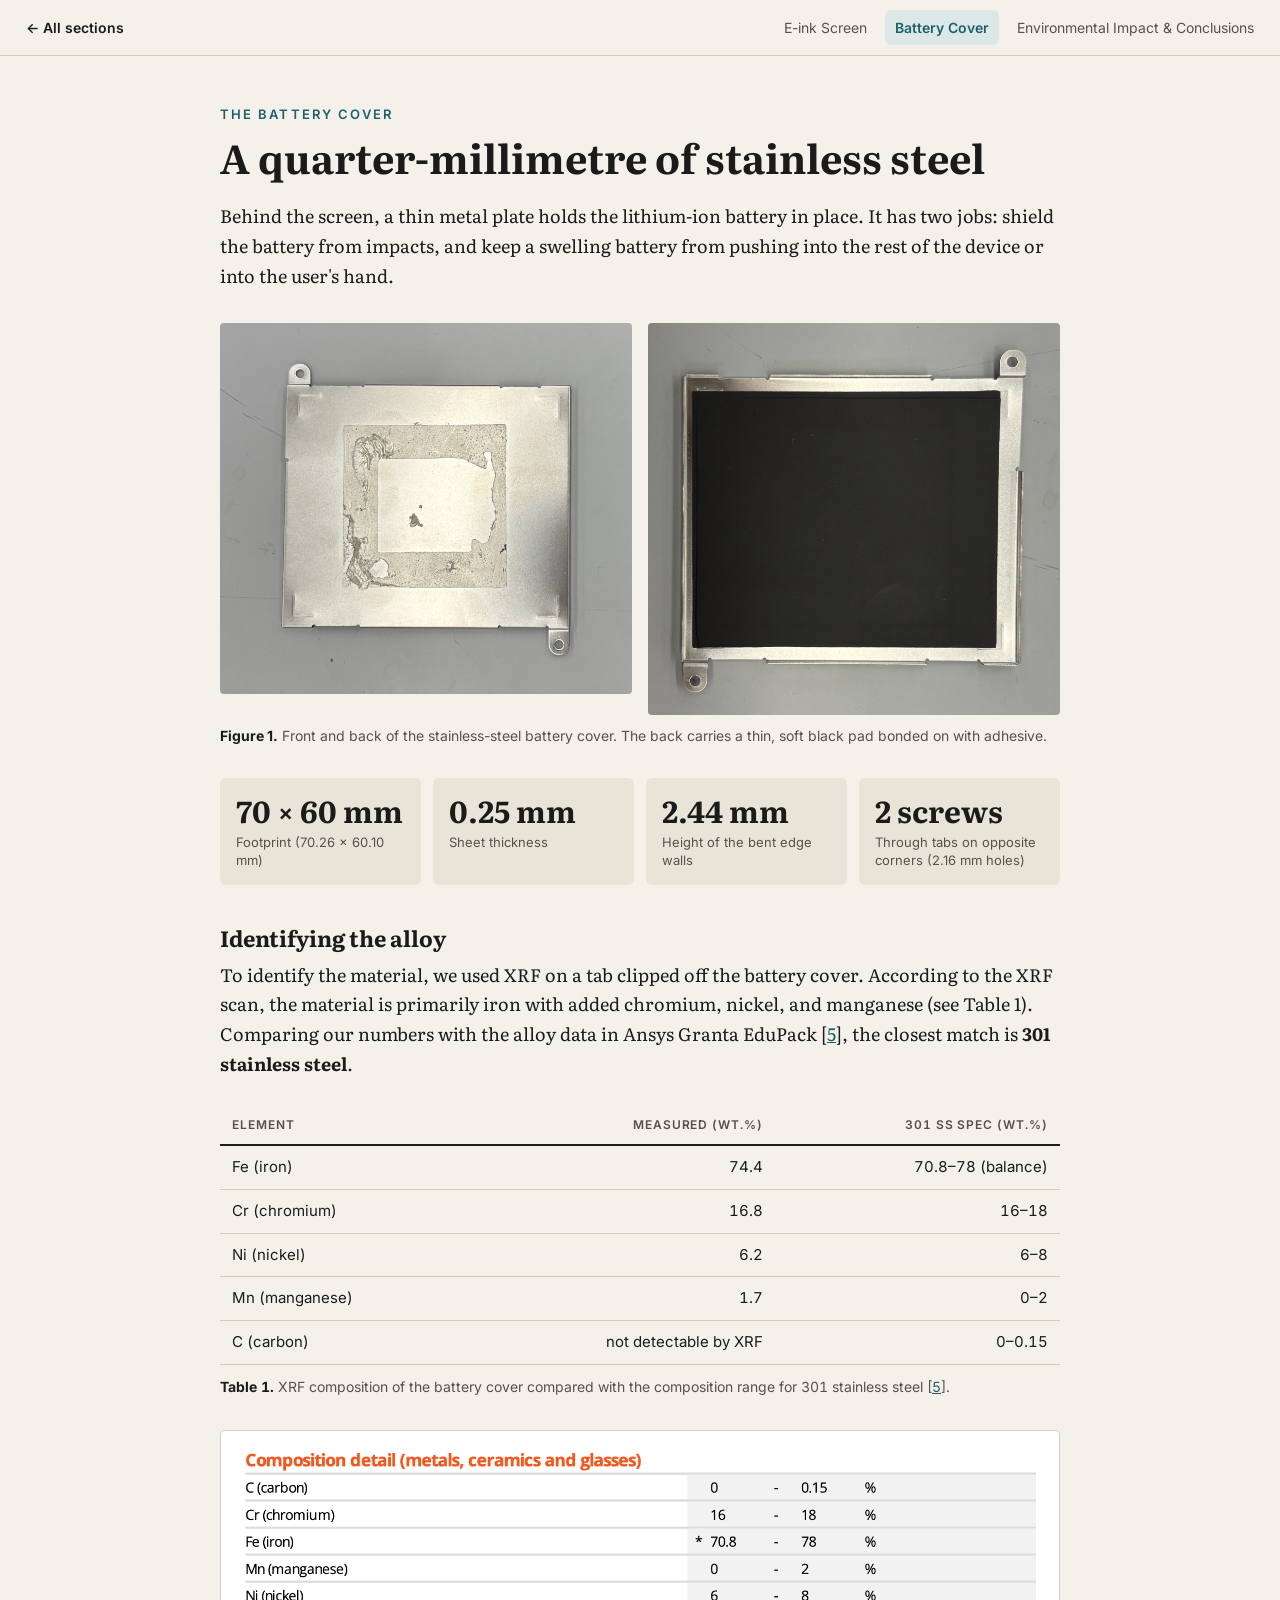
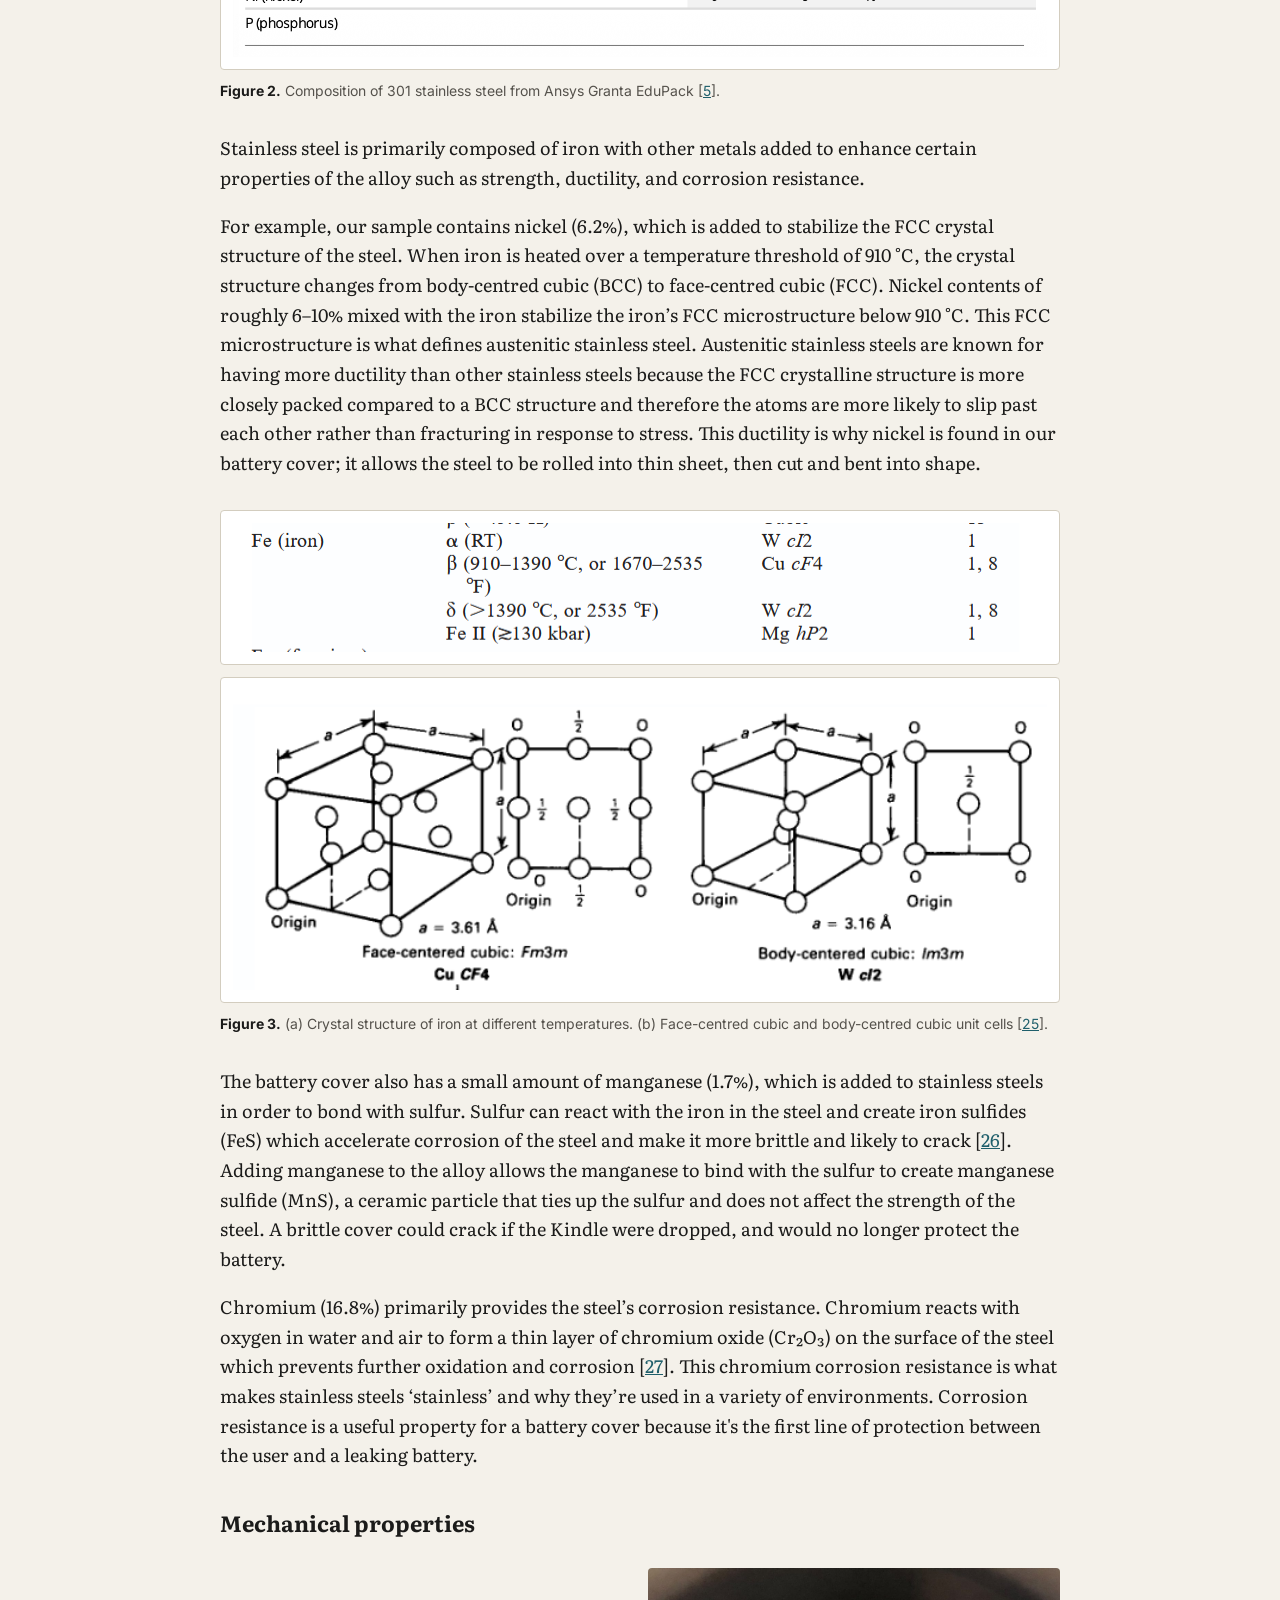
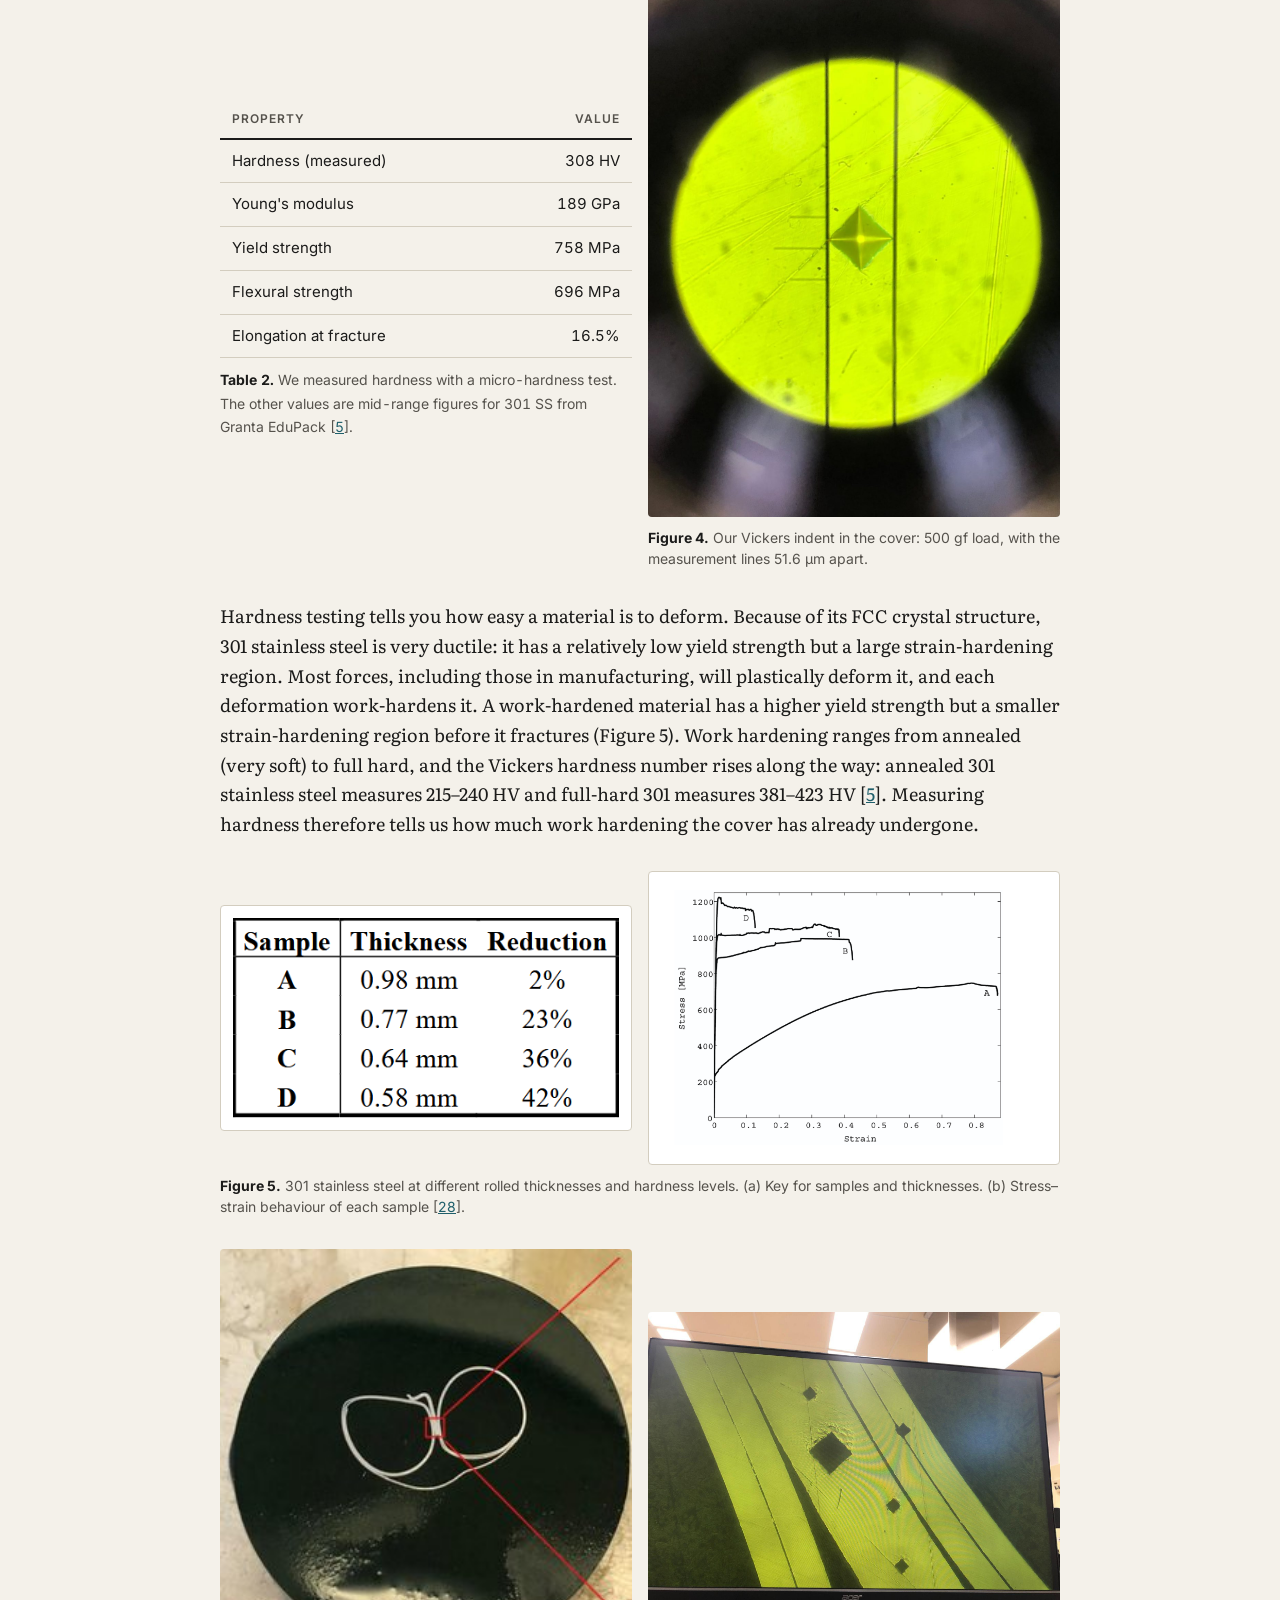
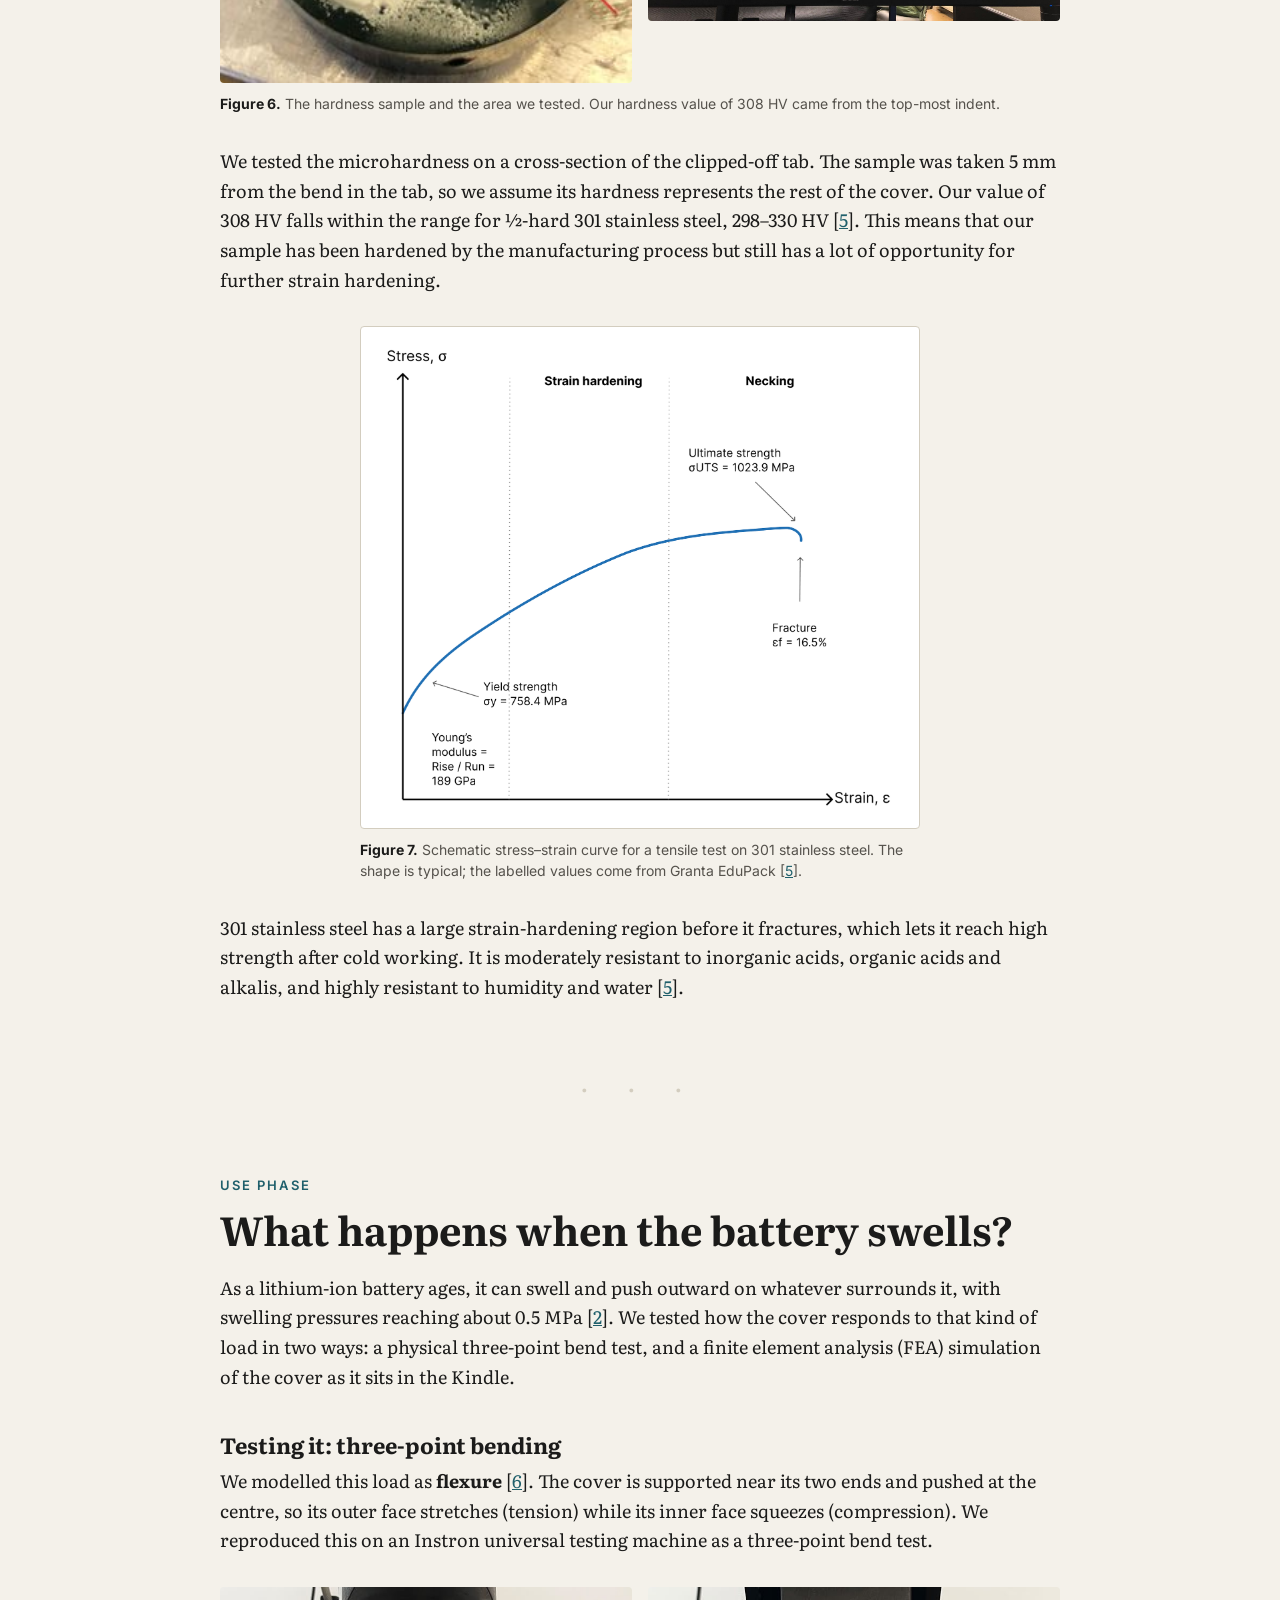
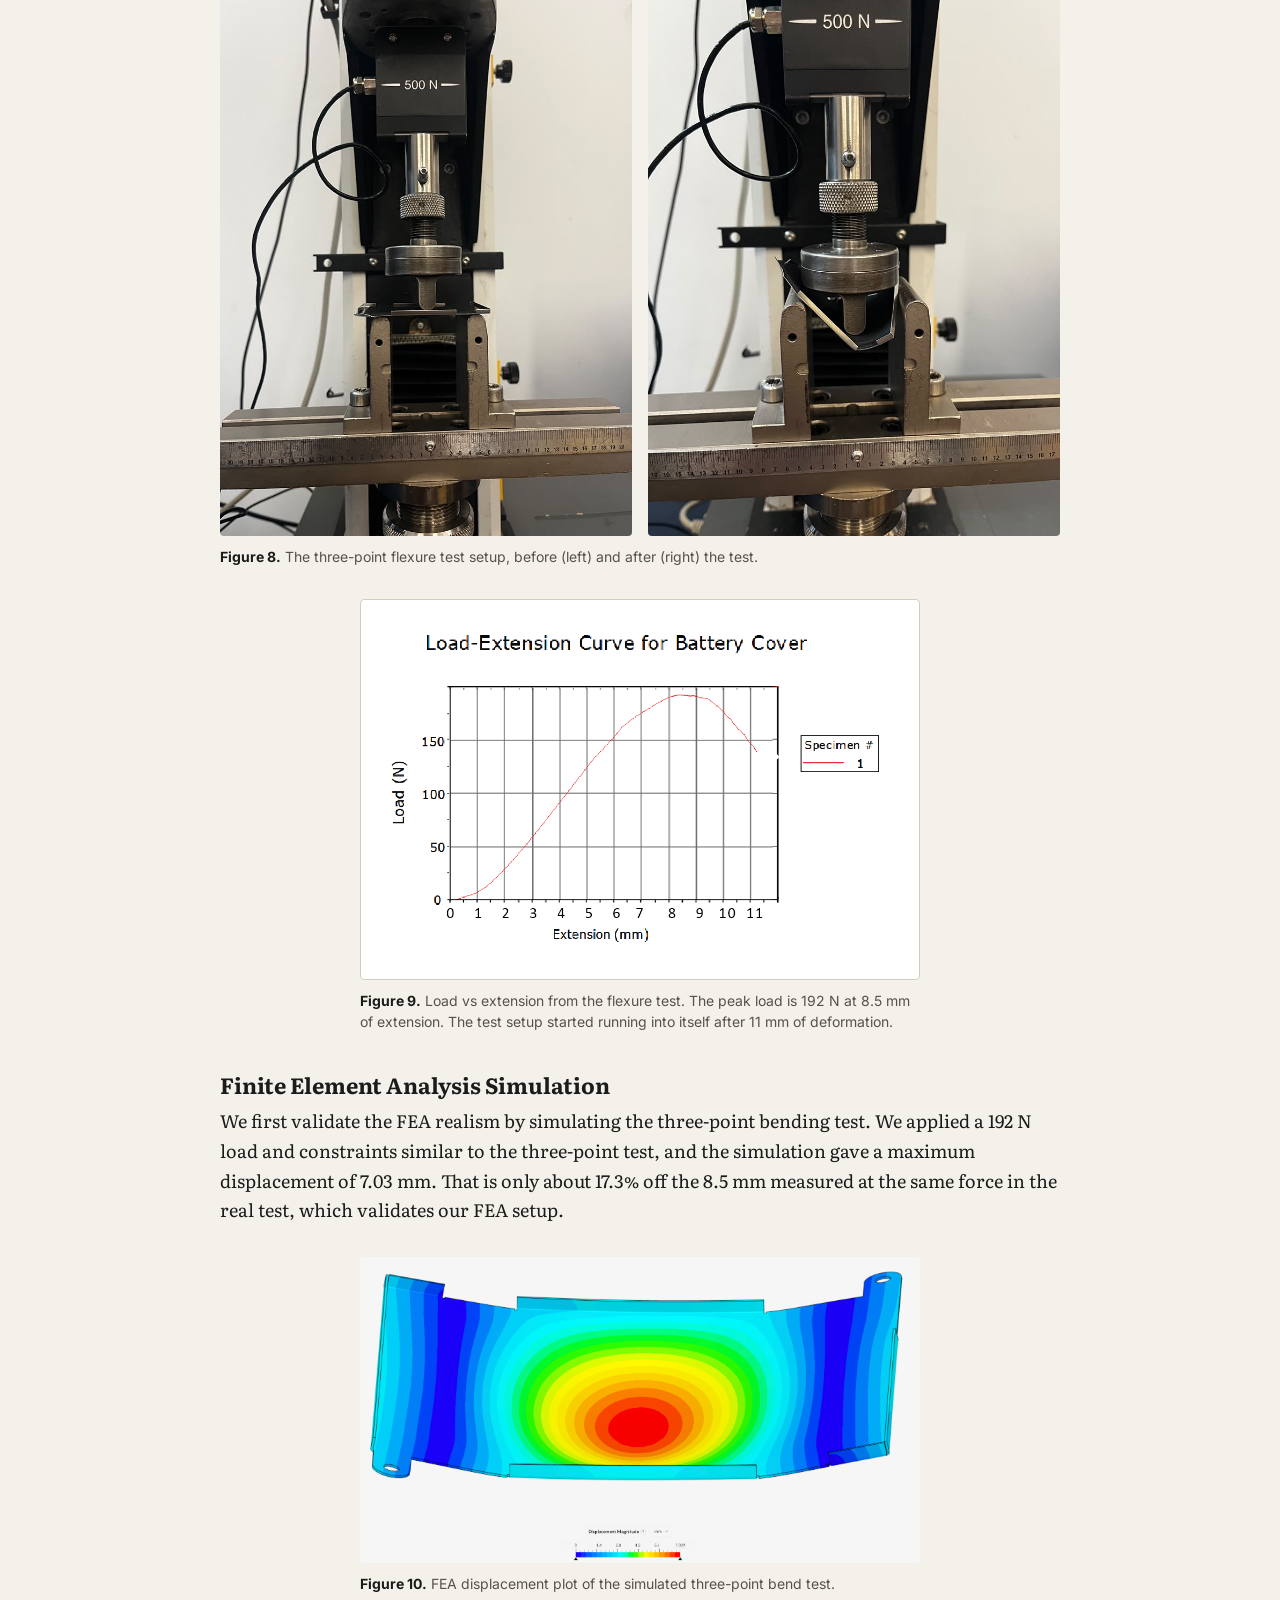
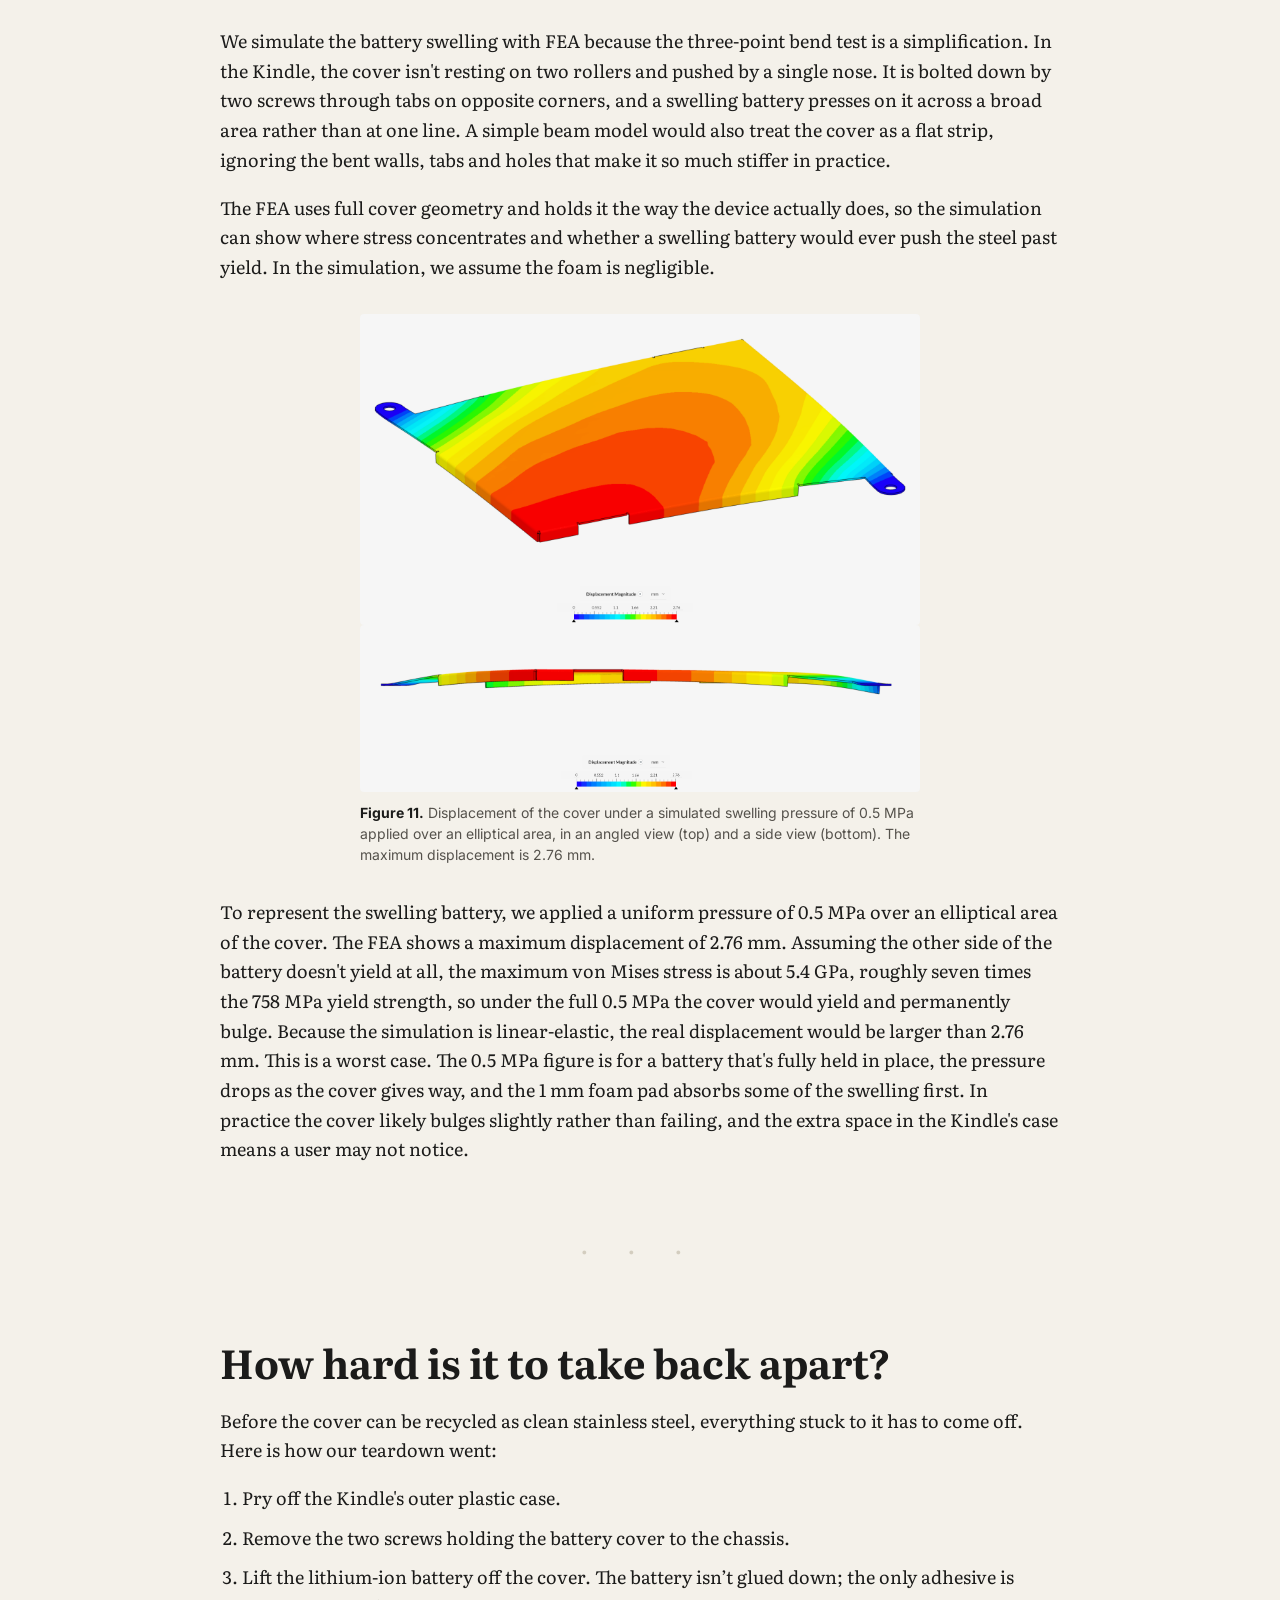
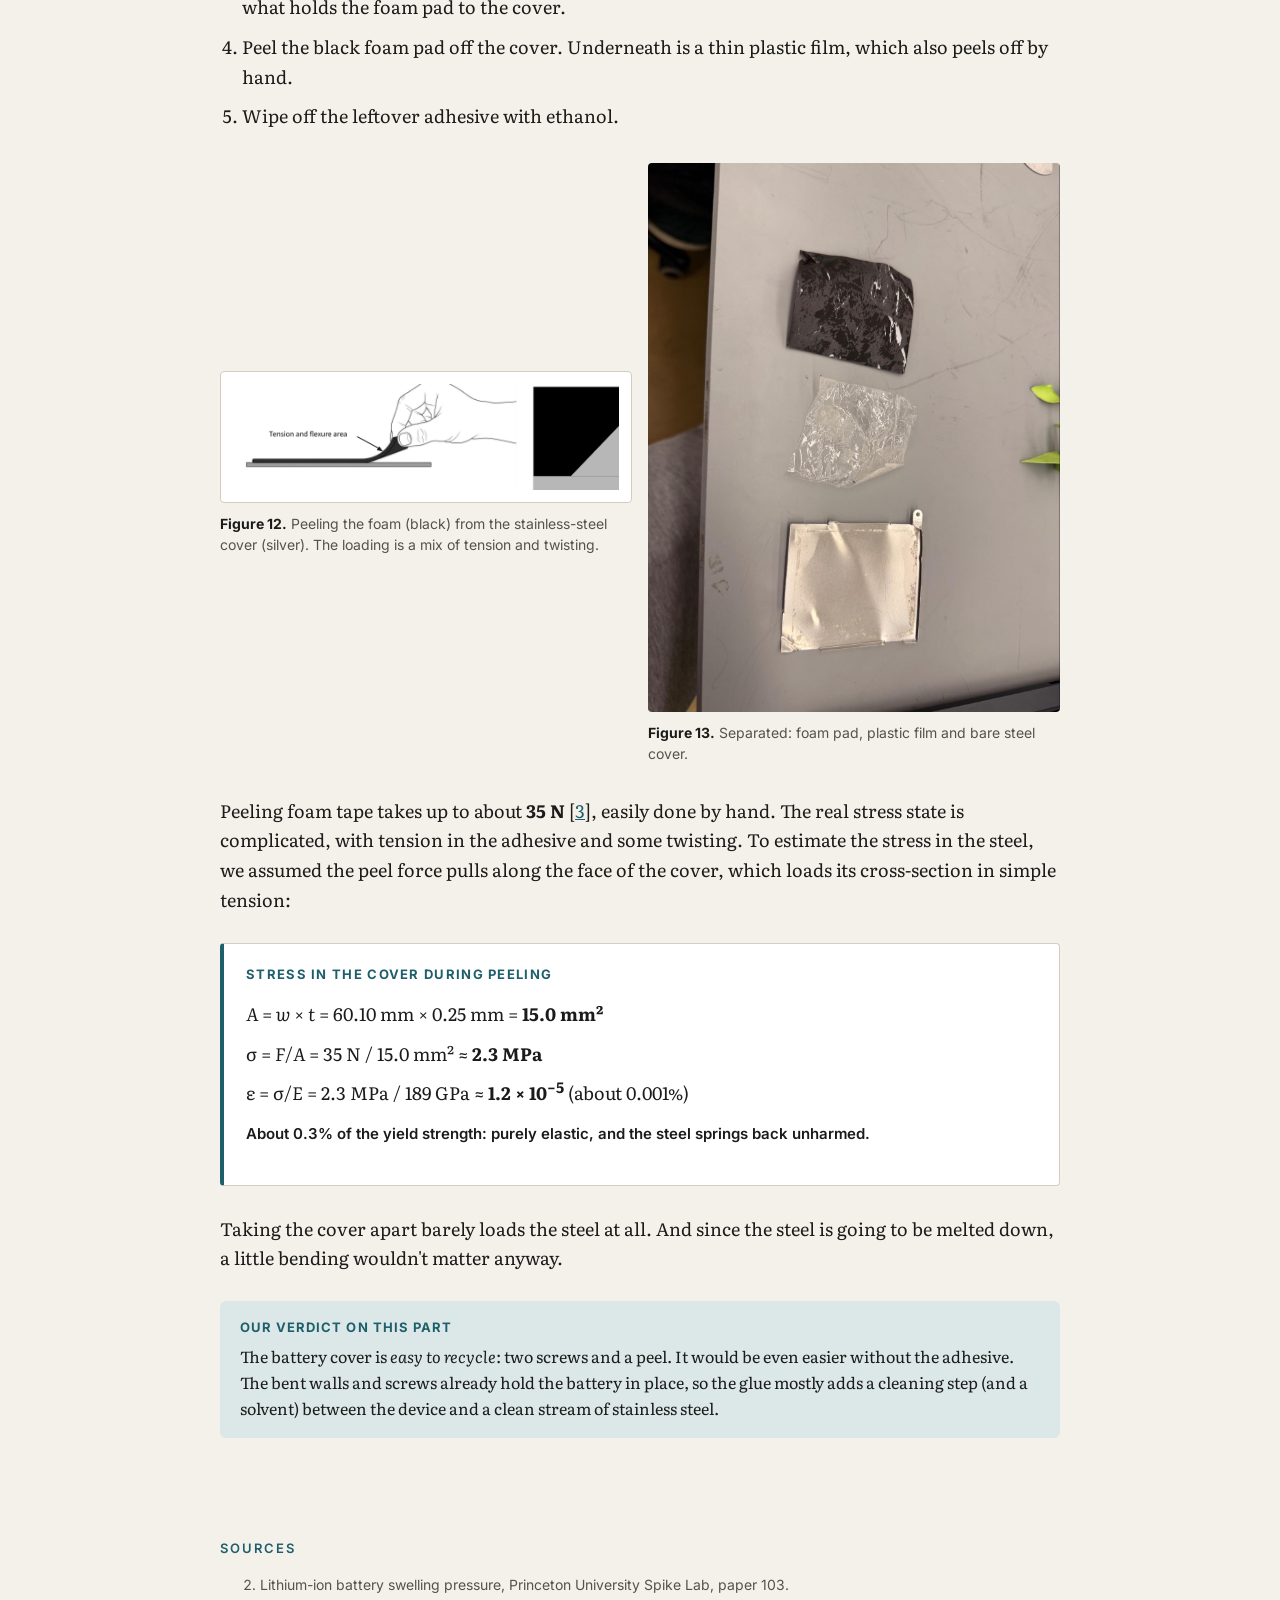
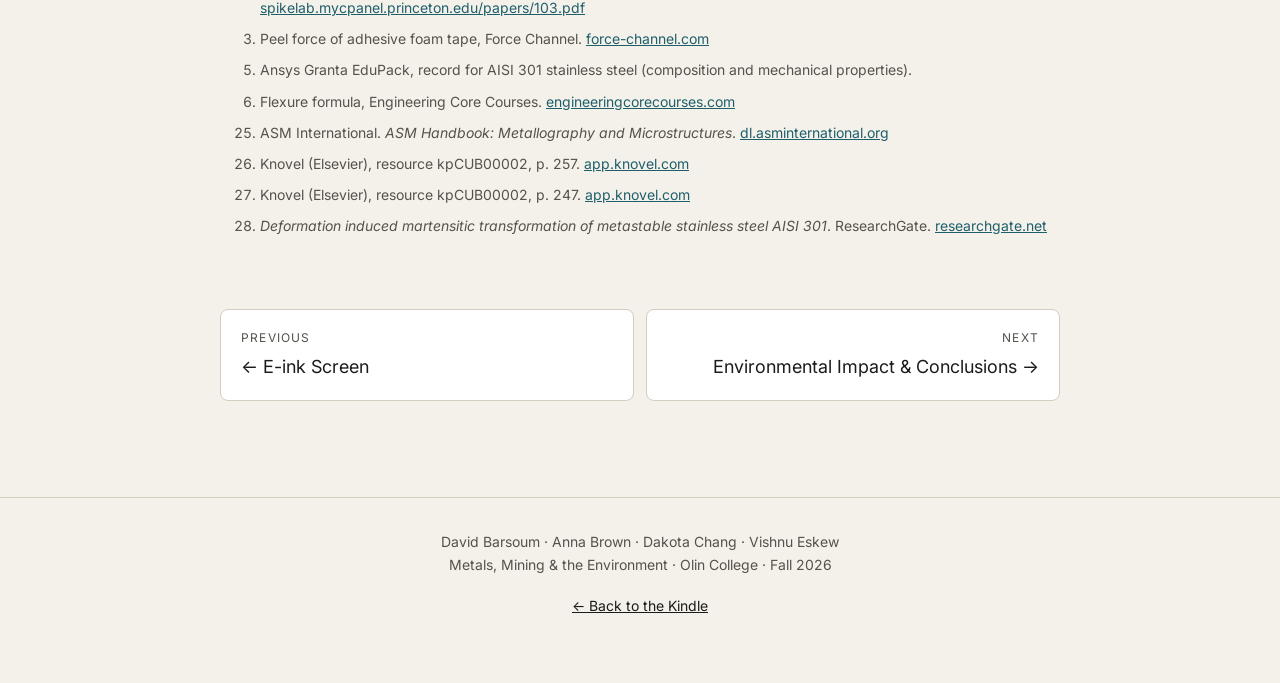
<file: battery.html>
<!doctype html>
<html lang="en">
<head>
  <meta charset="utf-8">
  <meta name="viewport" content="width=device-width, initial-scale=1">
  <title>Battery Cover · Kindle Deconstructed</title>
  <link rel="preconnect" href="https://fonts.googleapis.com">
  <link rel="preconnect" href="https://fonts.gstatic.com" crossorigin>
  <link href="https://fonts.googleapis.com/css2?family=Literata:ital,opsz,wght@0,7..72,400;0,7..72,600;0,7..72,700;1,7..72,400&family=Inter:wght@400;500;600&display=swap" rel="stylesheet">
  <link rel="stylesheet" href="styles.css">
</head>
<body>
  <nav class="site-nav" aria-label="Sections">
    <a class="back" href="project.html">← All sections</a>
    <a class="tab" href="screen.html">E-ink Screen</a>
    <a class="tab" href="battery.html" aria-current="page">Battery Cover</a>
    <a class="tab" href="impact.html">Environmental Impact &amp; Conclusions</a>
  </nav>

  <main>
    <section id="battery-cover">
      <p class="kicker">The battery cover</p>
      <h2>A quarter-millimetre of stainless steel</h2>
      <p>Behind the screen, a thin metal plate holds the lithium-ion battery in place. It has two jobs: shield the battery from impacts, and keep a swelling battery from pushing into the rest of the device or into the user's hand.</p>
      <div class="pair-wrap"><div class="pair">
        <figure>
          <img src="Pictures/battery/cover-front.jpg" alt="Bare metal side of the battery cover with adhesive residue in the centre and screw tabs on two corners" loading="lazy">
        </figure>
        <figure>
          <img src="Pictures/battery/cover-back.jpg" alt="Back of the battery cover with a black foam pad bonded across most of its face" loading="lazy">
        </figure>
      </div>
      <figcaption><b>Figure 1.</b> Front and back of the stainless-steel battery cover. The back carries a thin, soft black pad bonded on with adhesive.</figcaption></div>
      <div class="stats four">
        <div class="stat"><div class="v">70 × 60 mm</div><div class="l">Footprint (70.26 × 60.10 mm)</div></div>
        <div class="stat"><div class="v">0.25 mm</div><div class="l">Sheet thickness</div></div>
        <div class="stat"><div class="v">2.44 mm</div><div class="l">Height of the bent edge walls</div></div>
        <div class="stat"><div class="v">2 screws</div><div class="l">Through tabs on opposite corners (2.16 mm holes)</div></div>
      </div>

      <h3>Identifying the alloy</h3>
      <p>To identify the material, we used XRF on a tab clipped off the battery cover. According to the XRF scan, the material is primarily iron with added chromium, nickel, and manganese (see Table 1). Comparing our numbers with the alloy data in Ansys Granta EduPack [<a href="#source-5">5</a>], the closest match is <strong>301 stainless steel</strong>.</p>
      <div class="table-wrap">
        <table>
          <thead><tr><th>Element</th><th class="num">Measured (wt.%)</th><th class="num">301 SS spec (wt.%)</th></tr></thead>
          <tbody>
            <tr><td>Fe (iron)</td><td class="num">74.4</td><td class="num">70.8–78 (balance)</td></tr>
            <tr><td>Cr (chromium)</td><td class="num">16.8</td><td class="num">16–18</td></tr>
            <tr><td>Ni (nickel)</td><td class="num">6.2</td><td class="num">6–8</td></tr>
            <tr><td>Mn (manganese)</td><td class="num">1.7</td><td class="num">0–2</td></tr>
            <tr><td>C (carbon)</td><td class="num">not detectable by XRF</td><td class="num">0–0.15</td></tr>
          </tbody>
          <caption><b>Table 1.</b> XRF composition of the battery cover compared with the composition range for 301 stainless steel [<a href="#source-5">5</a>].</caption>
        </table>
      </div>
      <figure class="framed">
        <img src="Pictures/battery/granta-301-composition.png" alt="Ansys Granta EduPack composition detail for 301 stainless steel: carbon 0–0.15%, chromium 16–18%, iron 70.8–78%, manganese 0–2%, nickel 6–8%" loading="lazy">
        <figcaption><b>Figure 2.</b> Composition of 301 stainless steel from Ansys Granta EduPack [<a href="#source-5">5</a>].</figcaption>
      </figure>
      <p>Stainless steel is primarily composed of iron with other metals added to enhance certain properties of the alloy such as strength, ductility, and corrosion resistance.</p>
      <p>For example, our sample contains nickel (6.2%), which is added to stabilize the FCC crystal structure of the steel. When iron is heated over a temperature threshold of 910 °C, the crystal structure changes from body-centred cubic (BCC) to face-centred cubic (FCC). Nickel contents of roughly 6–10% mixed with the iron stabilize the iron’s FCC microstructure below 910 °C. This FCC microstructure is what defines austenitic stainless steel. Austenitic stainless steels are known for having more ductility than other stainless steels because the FCC crystalline structure is more closely packed compared to a BCC structure and therefore the atoms are more likely to slip past each other rather than fracturing in response to stress. This ductility is why nickel is found in our battery cover; it allows the steel to be rolled into thin sheet, then cut and bent into shape.</p>
      <figure class="framed">
        <img src="Pictures/battery/iron-phases-table.png" alt="Table of iron's crystal structures: alpha iron is body-centred cubic at room temperature, beta iron between 910 and 1390 °C is face-centred cubic, delta iron above 1390 °C is body-centred cubic, and Fe II above about 130 kbar is hexagonal" loading="lazy">
        <img src="Pictures/battery/fcc-bcc-unit-cells.png" alt="Unit cell diagrams of face-centred cubic copper (a = 3.61 Å) and body-centred cubic tungsten (a = 3.16 Å) with atom positions" loading="lazy" style="margin-top:12px">
        <figcaption><b>Figure 3.</b> (a) Crystal structure of iron at different temperatures. (b) Face-centred cubic and body-centred cubic unit cells [<a href="#source-25">25</a>].</figcaption>
      </figure>
      <p>The battery cover also has a small amount of manganese (1.7%), which is added to stainless steels in order to bond with sulfur. Sulfur can react with the iron in the steel and create iron sulfides (FeS) which accelerate corrosion of the steel and make it more brittle and likely to crack [<a href="#source-26">26</a>]. Adding manganese to the alloy allows the manganese to bind with the sulfur to create manganese sulfide (MnS), a ceramic particle that ties up the sulfur and does not affect the strength of the steel. A brittle cover could crack if the Kindle were dropped, and would no longer protect the battery.</p>
      <p>Chromium (16.8%) primarily provides the steel’s corrosion resistance. Chromium reacts with oxygen in water and air to form a thin layer of chromium oxide (Cr₂O₃) on the surface of the steel which prevents further oxidation and corrosion [<a href="#source-27">27</a>]. This chromium corrosion resistance is what makes stainless steels ‘stainless’ and why they’re used in a variety of environments. Corrosion resistance is a useful property for a battery cover because it's the first line of protection between the user and a leaking battery.</p>

      <h3>Mechanical properties</h3>
      <div class="pair-wrap"><div class="pair" style="align-items:center">
        <div class="table-wrap" style="margin:0">
          <table>
            <thead><tr><th>Property</th><th class="num">Value</th></tr></thead>
            <tbody>
              <tr><td>Hardness (measured)</td><td class="num">308 HV</td></tr>
              <tr><td>Young's modulus</td><td class="num">189 GPa</td></tr>
              <tr><td>Yield strength</td><td class="num">758 MPa</td></tr>
              <tr><td>Flexural strength</td><td class="num">696 MPa</td></tr>
              <tr><td>Elongation at fracture</td><td class="num">16.5%</td></tr>
            </tbody>
            <caption><b>Table 2.</b> We measured hardness with a micro-hardness test. The other values are mid-range figures for 301 SS from Granta EduPack [<a href="#source-5">5</a>].</caption>
          </table>
        </div>
        <figure style="margin:0">
          <img src="Pictures/battery/hardness-indent.jpg" alt="Microscope view through the eyepiece of a diamond-shaped Vickers indent between two measurement lines" loading="lazy">
          <figcaption><b>Figure 4.</b> Our Vickers indent in the cover: 500&nbsp;gf load, with the measurement lines 51.6&nbsp;µm apart.</figcaption>
        </figure>
      </div></div>
      <p>Hardness testing tells you how easy a material is to deform. Because of its FCC crystal structure, 301 stainless steel is very ductile: it has a relatively low yield strength but a large strain-hardening region. Most forces, including those in manufacturing, will plastically deform it, and each deformation work-hardens it. A work-hardened material has a higher yield strength but a smaller strain-hardening region before it fractures (Figure 5). Work hardening ranges from annealed (very soft) to full hard, and the Vickers hardness number rises along the way: annealed 301 stainless steel measures 215–240 HV and full-hard 301 measures 381–423 HV [<a href="#source-5">5</a>]. Measuring hardness therefore tells us how much work hardening the cover has already undergone.</p>
      <div class="pair-wrap"><div class="pair" style="align-items:center">
        <figure class="framed">
          <img src="Pictures/battery/rolled-samples-key.png" alt="Key for four 301 stainless steel samples: A 0.98 mm with 2% reduction, B 0.77 mm with 23%, C 0.64 mm with 36%, D 0.58 mm with 42%" loading="lazy">
        </figure>
        <figure class="framed">
          <img src="Pictures/battery/rolled-samples-stress-strain.png" alt="Stress-strain curves for samples A to D: sample A yields near 250 MPa and stretches to about 0.85 strain, while the more heavily rolled samples B, C and D yield near 900 to 1200 MPa and fracture below 0.45 strain" loading="lazy">
        </figure>
      </div>
      <figcaption><b>Figure 5.</b> 301 stainless steel at different rolled thicknesses and hardness levels. (a) Key for samples and thicknesses. (b) Stress–strain behaviour of each sample [<a href="#source-28">28</a>].</figcaption></div>
      <div class="pair-wrap"><div class="pair" style="align-items:center">
        <figure>
          <img src="Pictures/battery/hardness-mount.jpg" alt="Black epoxy puck holding the cross-sectioned battery cover tab, with the tested area marked in red" loading="lazy">
        </figure>
        <figure>
          <img src="Pictures/battery/hardness-indents.jpg" alt="Monitor showing a microscope view of the polished tab cross-section with a row of diamond-shaped Vickers indents" loading="lazy">
        </figure>
      </div>
      <figcaption><b>Figure 6.</b> The hardness sample and the area we tested. Our hardness value of 308 HV came from the top-most indent.</figcaption></div>
      <p>We tested the microhardness on a cross-section of the clipped-off tab. The sample was taken 5 mm from the bend in the tab, so we assume its hardness represents the rest of the cover. Our value of 308 HV falls within the range for ½-hard 301 stainless steel, 298–330 HV [<a href="#source-5">5</a>]. This means that our sample has been hardened by the manufacturing process but still has a lot of opportunity for further strain hardening.</p>
      <figure class="framed narrow">
        <img src="Pictures/battery/stress-strain-301.png" alt="Schematic stress-strain curve rising from a yield strength of 758.4 MPa through a long strain-hardening region to an ultimate strength of 1023.9 MPa, then fracturing at 16.5% strain" loading="lazy">
        <figcaption><b>Figure 7.</b> Schematic stress–strain curve for a tensile test on 301 stainless steel. The shape is typical; the labelled values come from Granta EduPack [<a href="#source-5">5</a>].</figcaption>
      </figure>
      <p>301 stainless steel has a large strain-hardening region before it fractures, which lets it reach high strength after cold working. It is moderately resistant to inorganic acids, organic acids and alkalis, and highly resistant to humidity and water [<a href="#source-5">5</a>].</p>
    </section>

    <hr class="chapter">

    <section id="use-phase">
      <p class="kicker">Use phase</p>
      <h2>What happens when the battery swells?</h2>
      <p>As a lithium-ion battery ages, it can swell and push outward on whatever surrounds it, with swelling pressures reaching about 0.5 MPa [<a href="#source-2">2</a>]. We tested how the cover responds to that kind of load in two ways: a physical three-point bend test, and a finite element analysis (FEA) simulation of the cover as it sits in the Kindle.</p>
      <h3>Testing it: three-point bending</h3>
      <p>We modelled this load as <strong>flexure</strong> [<a href="#source-6">6</a>]. The cover is supported near its two ends and pushed at the centre, so its outer face stretches (tension) while its inner face squeezes (compression). We reproduced this on an Instron universal testing machine as a three-point bend test.</p>
      <div class="pair-wrap"><div class="pair">
        <figure>
          <img src="Pictures/battery/instron-setup.jpg" alt="Instron testing machine with a 500 N load cell and the battery cover in a three-point bending fixture before the test" loading="lazy">
        </figure>
        <figure>
          <img src="Pictures/battery/instron-after.jpg" alt="The same three-point bending fixture after the test, with the loading nose pressed down into the bent battery cover" loading="lazy">
        </figure>
      </div>
      <figcaption><b>Figure 8.</b> The three-point flexure test setup, before (left) and after (right) the test.</figcaption></div>
      <figure class="framed narrow">
        <img src="Pictures/battery/load-extension-flipped.png" alt="Load-extension curve for the battery cover: load rises from zero to a peak of about 190 N near 8.5 mm of extension, then falls to about 140 N at 11 mm" loading="lazy">
        <figcaption><b>Figure 9.</b> Load vs extension from the flexure test. The peak load is 192 N at 8.5 mm of extension. The test setup started running into itself after 11 mm of deformation.</figcaption>
      </figure>

      <h3>Finite Element Analysis Simulation</h3>
      <p>We first validate the FEA realism by simulating the three-point bending test. We applied a 192 N load and constraints similar to the three-point test, and the simulation gave a maximum displacement of 7.03 mm. That is only about 17.3% off the 8.5 mm measured at the same force in the real test, which validates our FEA setup.</p>
      <figure class="narrow">
        <img src="Pictures/battery/fea-three-point.png" alt="FEA displacement plot of the battery cover in three-point bending, with the largest displacement (red) at the centre and the least (blue) at the supported ends" loading="lazy">
        <figcaption><b>Figure 10.</b> FEA displacement plot of the simulated three-point bend test.</figcaption>
      </figure>
      <p>We simulate the battery swelling with FEA because the three-point bend test is a simplification. In the Kindle, the cover isn't resting on two rollers and pushed by a single nose. It is bolted down by two screws through tabs on opposite corners, and a swelling battery presses on it across a broad area rather than at one line. A simple beam model would also treat the cover as a flat strip, ignoring the bent walls, tabs and holes that make it so much stiffer in practice.</p>
      <p>The FEA uses full cover geometry and holds it the way the device actually does, so the simulation can show where stress concentrates and whether a swelling battery would ever push the steel past yield. In the simulation, we assume the foam is negligible.</p>
      <figure class="narrow">
        <img src="Pictures/battery/fea-swelling.png" alt="FEA displacement plot of the full battery cover held at its two corner screw tabs under a 0.5 MPa swelling pressure, with displacement greatest (red, up to 2.76 mm) along the middle of the long edge and least (blue) at the screw tabs" loading="lazy">
        <img src="Pictures/battery/fea-swelling-side.png" alt="Side view of the same FEA result, showing the cover bowed outward in the middle and pinned flat at the screw tabs on each end" loading="lazy">
        <figcaption><b>Figure 11.</b> Displacement of the cover under a simulated swelling pressure of 0.5 MPa applied over an elliptical area, in an angled view (top) and a side view (bottom). The maximum displacement is 2.76 mm.</figcaption>
      </figure>
      <p>To represent the swelling battery, we applied a uniform pressure of 0.5 MPa over an elliptical area of the cover. The FEA shows a maximum displacement of 2.76 mm. Assuming the other side of the battery doesn't yield at all, the maximum von Mises stress is about 5.4 GPa, roughly seven times the 758 MPa yield strength, so under the full 0.5 MPa the cover would yield and permanently bulge. Because the simulation is linear-elastic, the real displacement would be larger than 2.76 mm. This is a worst case. The 0.5 MPa figure is for a battery that's fully held in place, the pressure drops as the cover gives way, and the 1 mm foam pad absorbs some of the swelling first. In practice the cover likely bulges slightly rather than failing, and the extra space in the Kindle's case means a user may not notice.</p>
    </section>

    <hr class="chapter">

    <section id="end-of-life">
      <h2>How hard is it to take back apart?</h2>
      <p>Before the cover can be recycled as clean stainless steel, everything stuck to it has to come off. Here is how our teardown went:</p>
      <ol class="steps">
        <li>Pry off the Kindle's outer plastic case.</li>
        <li>Remove the two screws holding the battery cover to the chassis.</li>
        <li>Lift the lithium-ion battery off the cover. The battery isn’t glued down; the only adhesive is what holds the foam pad to the cover.</li>
        <li>Peel the black foam pad off the cover. Underneath is a thin plastic film, which also peels off by hand.</li>
        <li>Wipe off the leftover adhesive with ethanol.</li>
      </ol>
      <div class="pair-wrap"><div class="pair" style="align-items:center">
        <figure class="framed">
          <img src="Pictures/battery/peel-diagram.png" alt="Sketch of a hand peeling the black foam layer back from the silver stainless-steel cover" loading="lazy">
          <figcaption><b>Figure 12.</b> Peeling the foam (black) from the stainless-steel cover (silver). The loading is a mix of tension and twisting.</figcaption>
        </figure>
        <figure>
          <img src="Pictures/battery/cover-peeled.jpg" alt="The black foam pad, the clear plastic film and the bare steel cover laid out separately" loading="lazy">
          <figcaption><b>Figure 13.</b> Separated: foam pad, plastic film and bare steel cover.</figcaption>
        </figure>
      </div></div>
      <p>Peeling foam tape takes up to about <strong>35&nbsp;N</strong> [<a href="#source-3">3</a>], easily done by hand. The real stress state is complicated, with tension in the adhesive and some twisting. To estimate the stress in the steel, we assumed the peel force pulls along the face of the cover, which loads its cross-section in simple tension:</p>
      <div class="calc">
        <h4>Stress in the cover during peeling</h4>
        <div class="eq"><var>A</var> = <var>w</var> × <var>t</var> = 60.10 mm × 0.25 mm = <b>15.0 mm²</b></div>
        <div class="eq">σ = <var>F</var>/<var>A</var> = 35 N / 15.0 mm² ≈ <b>2.3 MPa</b></div>
        <div class="eq">ε = σ/<var>E</var> = 2.3 MPa / 189 GPa ≈ <b>1.2 × 10<sup>−5</sup></b> (about 0.001%)</div>
        <p class="result">About 0.3% of the yield strength: purely elastic, and the steel springs back unharmed.</p>
      </div>
      <p>Taking the cover apart barely loads the steel at all. And since the steel is going to be melted down, a little bending wouldn't matter anyway.</p>

      <div class="note">
        <strong>Our verdict on this part</strong>
        <p>The battery cover is <em>easy to recycle</em>: two screws and a peel. It would be even easier without the adhesive. The bent walls and screws already hold the battery in place, so the glue mostly adds a cleaning step (and a solvent) between the device and a clean stream of stainless steel.</p>
      </div>
    </section>

    <section id="sources">
      <p class="kicker">Sources</p>
      <ol class="sources">
        <li id="source-2" value="2">Lithium-ion battery swelling pressure, Princeton University Spike Lab, paper 103. <a href="https://spikelab.mycpanel.princeton.edu/papers/103.pdf">spikelab.mycpanel.princeton.edu/papers/103.pdf</a></li>
        <li id="source-3" value="3">Peel force of adhesive foam tape, Force Channel. <a href="https://force-channel.com/en/post_2696/">force-channel.com</a></li>
        <li id="source-5" value="5">Ansys Granta EduPack, record for AISI 301 stainless steel (composition and mechanical properties).</li>
        <li id="source-6" value="6">Flexure formula, Engineering Core Courses. <a href="http://www.engineeringcorecourses.com/solidmechanics1/C4-bending/C4.2-flexure-formula/theory/">engineeringcorecourses.com</a></li>
        <li id="source-25" value="25">ASM International. <i>ASM Handbook: Metallography and Microstructures</i>. <a href="https://dl.asminternational.org/handbooks/edited-volume/38/Metallography-and-Microstructures">dl.asminternational.org</a></li>
        <li id="source-26" value="26">Knovel (Elsevier), resource kpCUB00002, p. 257. <a href="https://app.knovel.com/kn/resources/kpCUB00002/toc">app.knovel.com</a></li>
        <li id="source-27" value="27">Knovel (Elsevier), resource kpCUB00002, p. 247. <a href="https://app.knovel.com/kn/resources/kpCUB00002/toc">app.knovel.com</a></li>
        <li id="source-28" value="28"><i>Deformation induced martensitic transformation of metastable stainless steel AISI 301</i>. ResearchGate. <a href="https://www.researchgate.net/publication/228624267_Deformation_induced_martensitic_transformation_of_metastable_stainless_steel_AISI_301">researchgate.net</a></li>
      </ol>
    </section>
    <nav class="page-end" aria-label="More sections">
      <a href="screen.html"><small>Previous</small>← E-ink Screen</a>
      <a class="next" href="impact.html"><small>Next</small>Environmental Impact &amp; Conclusions →</a>
    </nav>
  </main>

  <footer>
    <p>David Barsoum · Anna Brown · Dakota Chang · Vishnu Eskew<br>Metals, Mining &amp; the Environment · Olin College · Fall 2026</p>
    <p><a href="index.html">← Back to the Kindle</a></p>
  </footer>
</body>
</html>
</file>
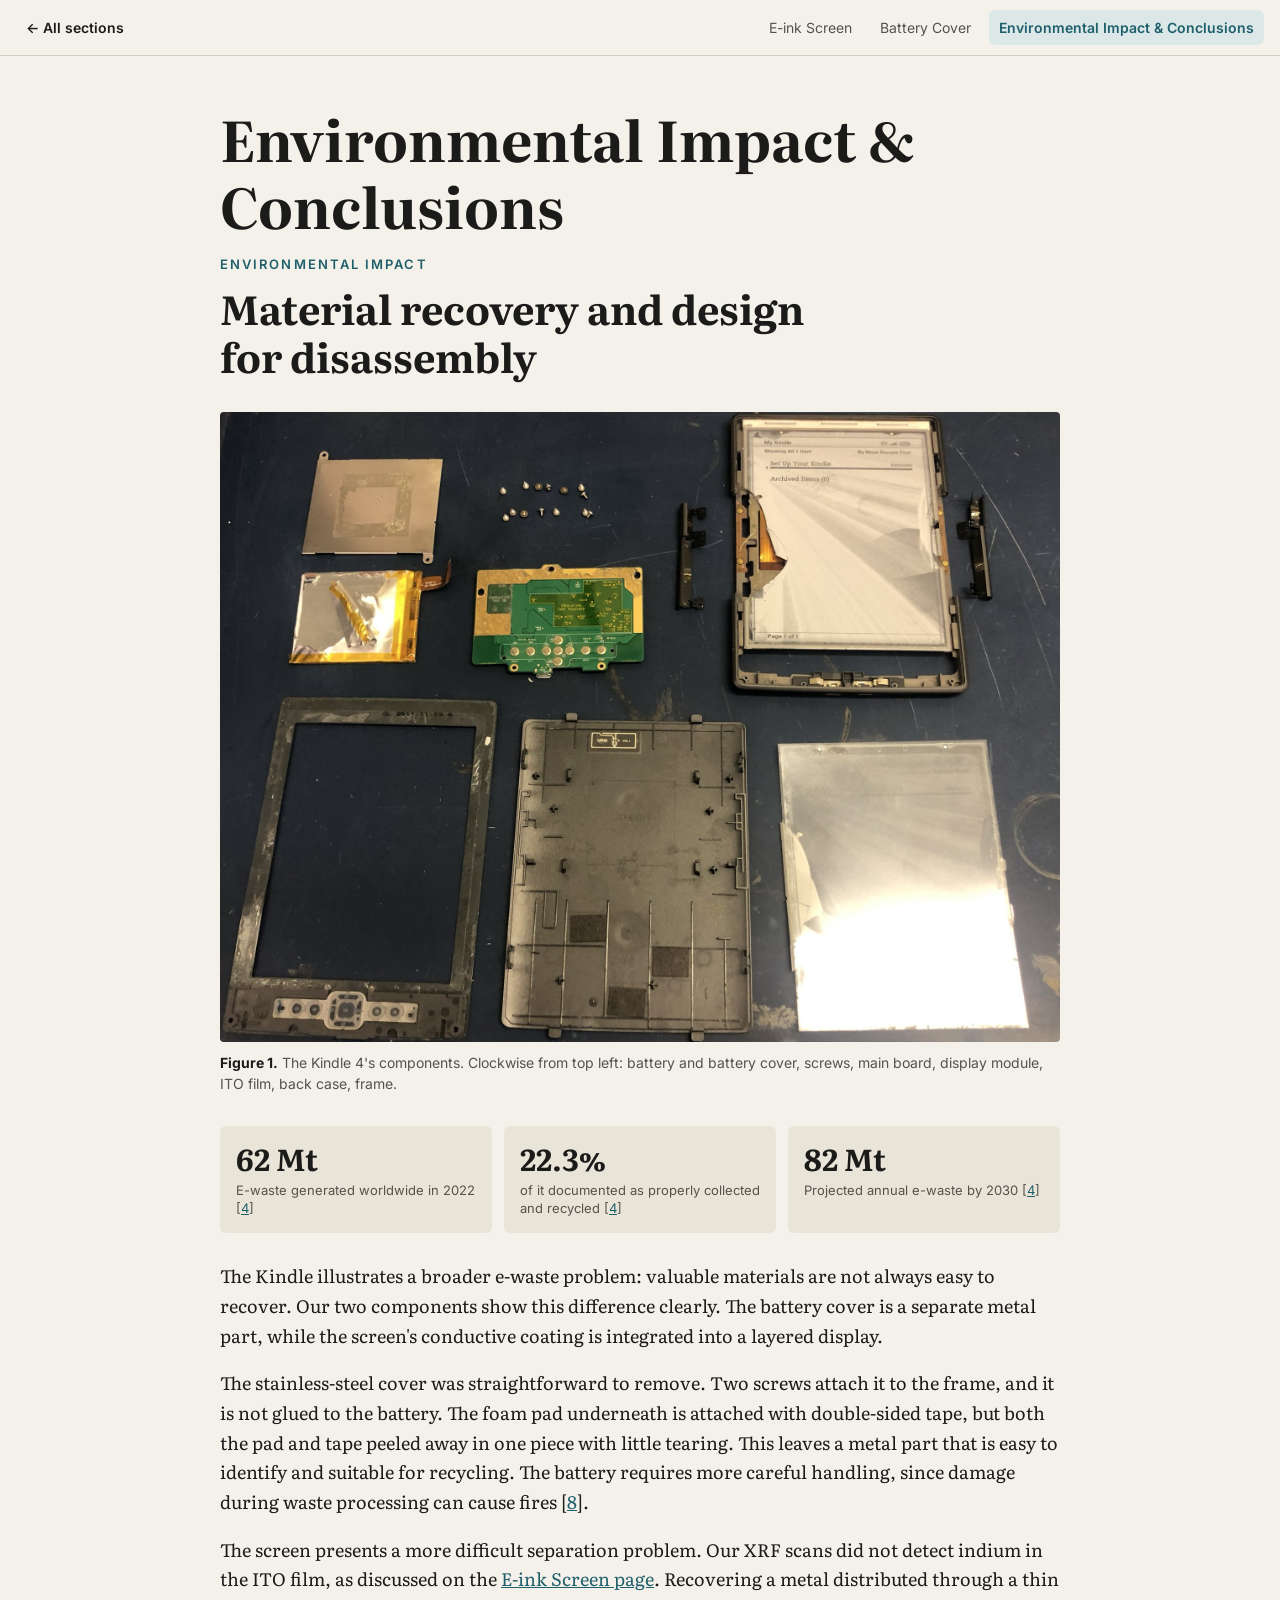
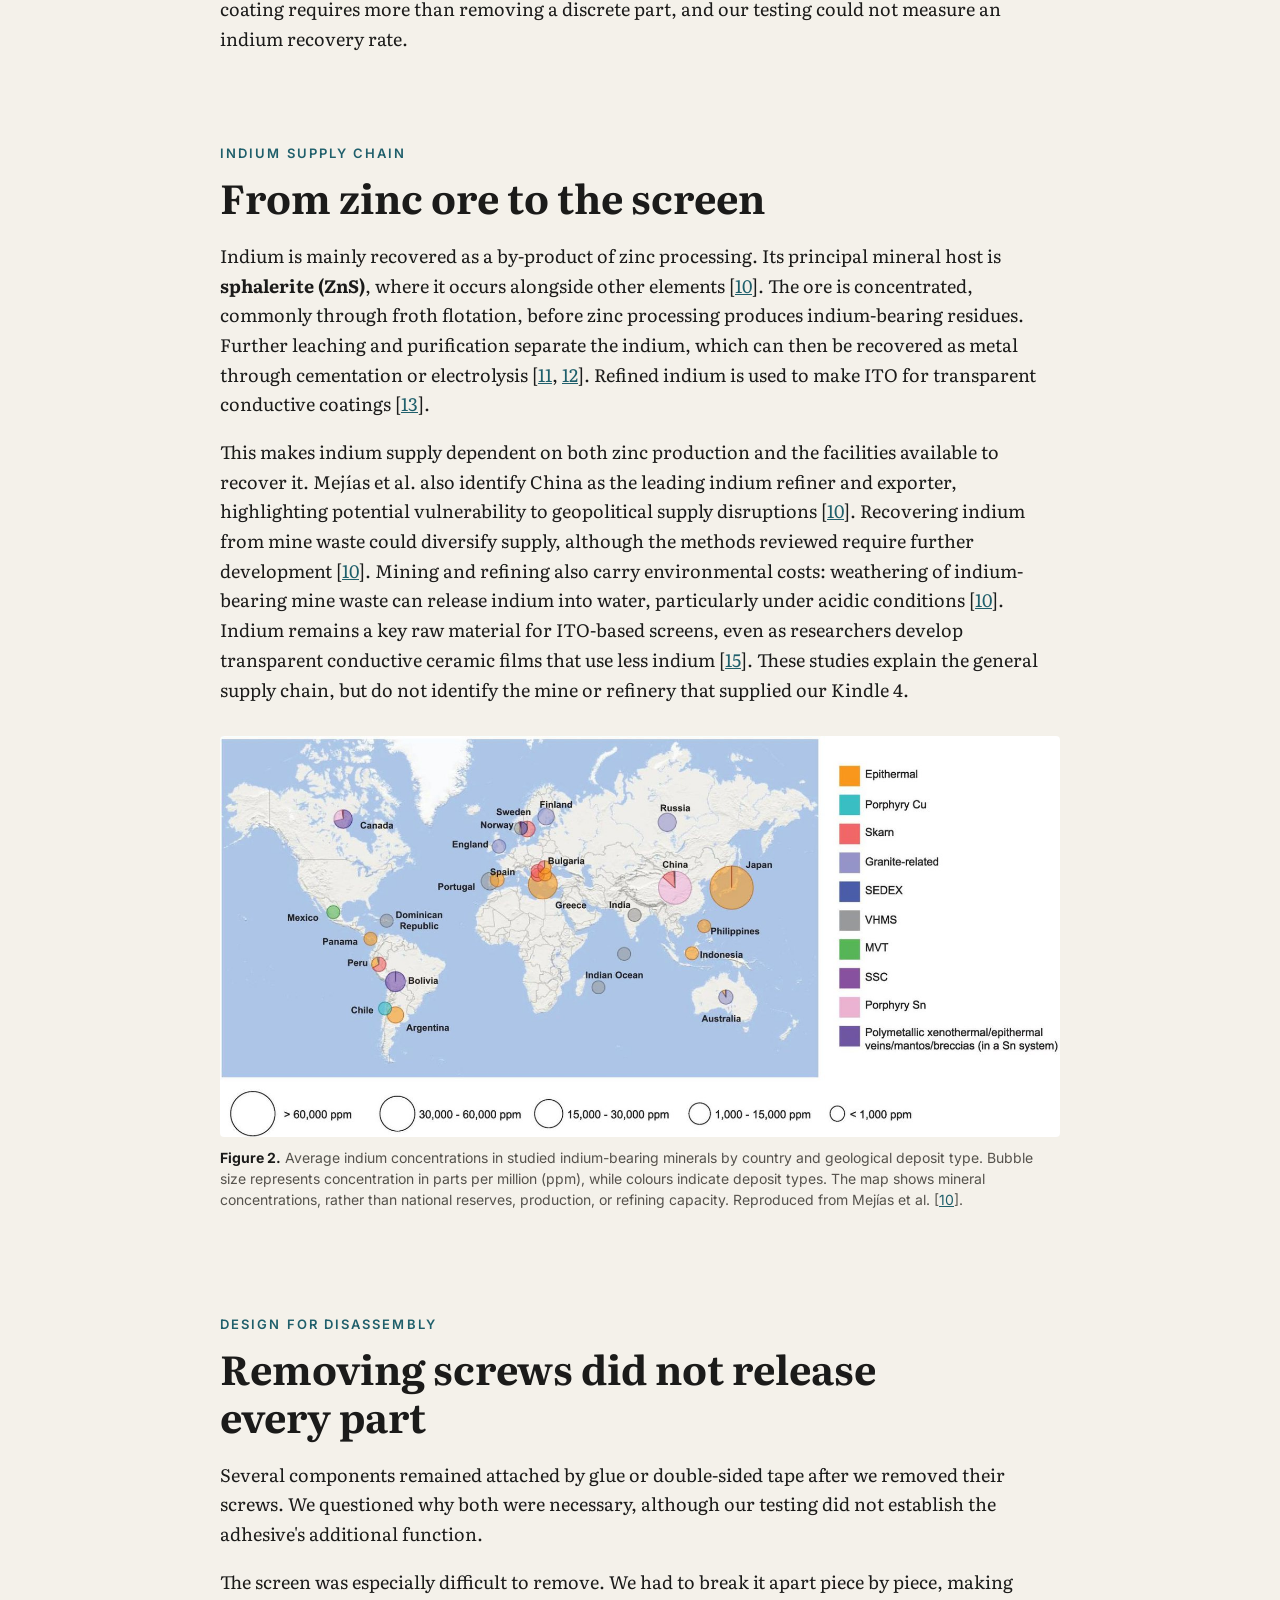
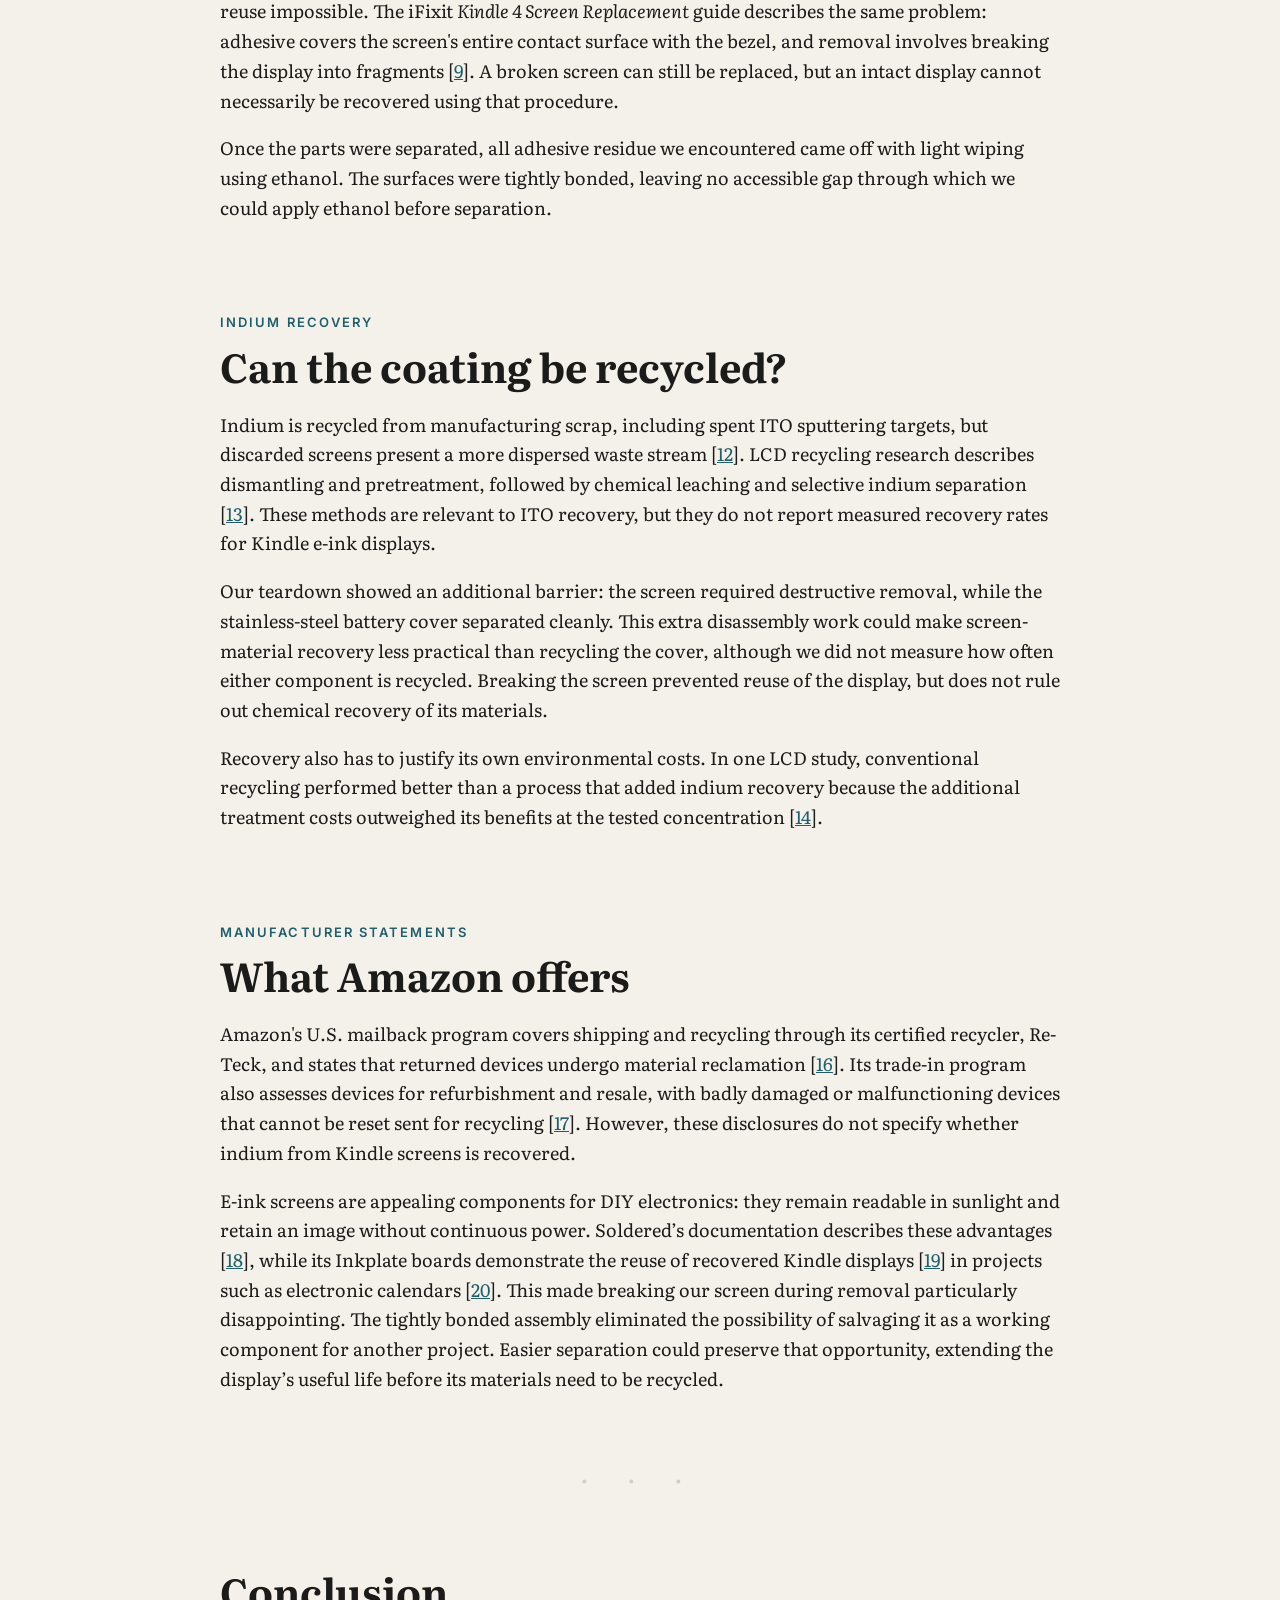
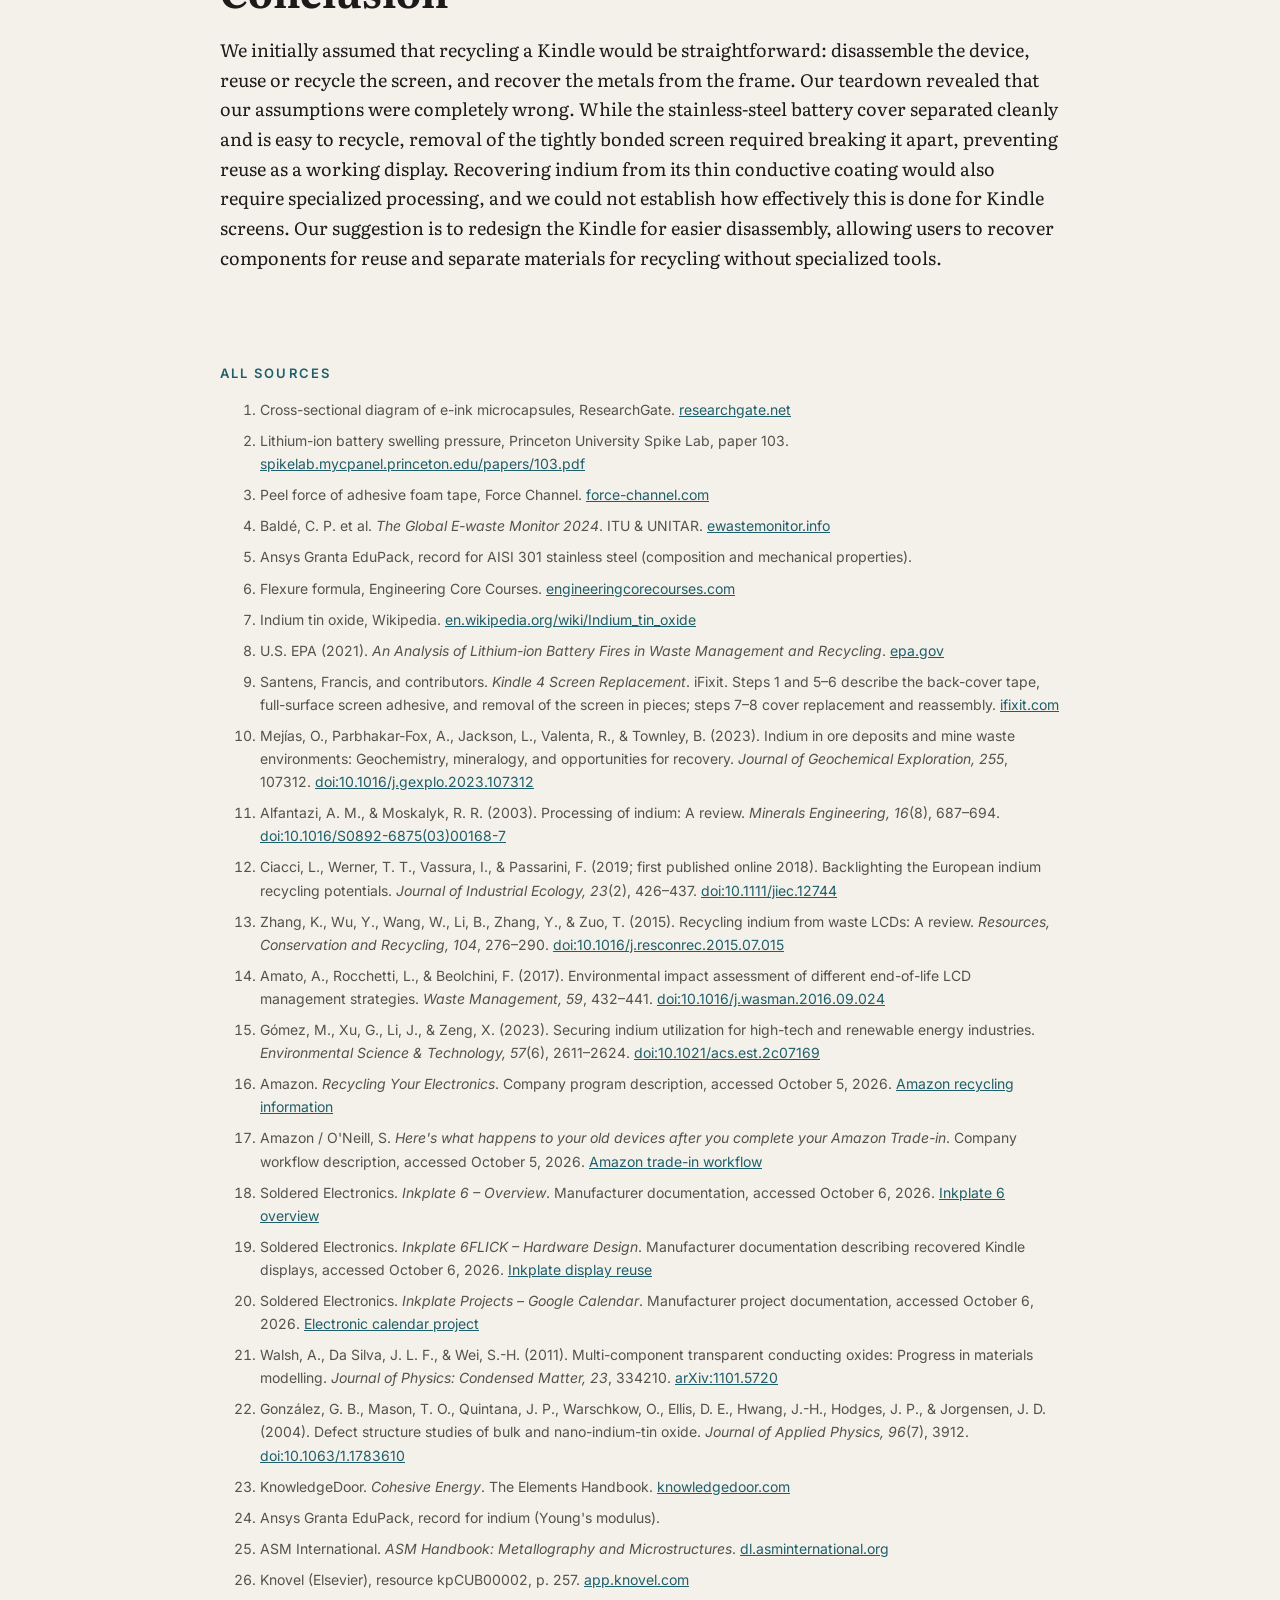
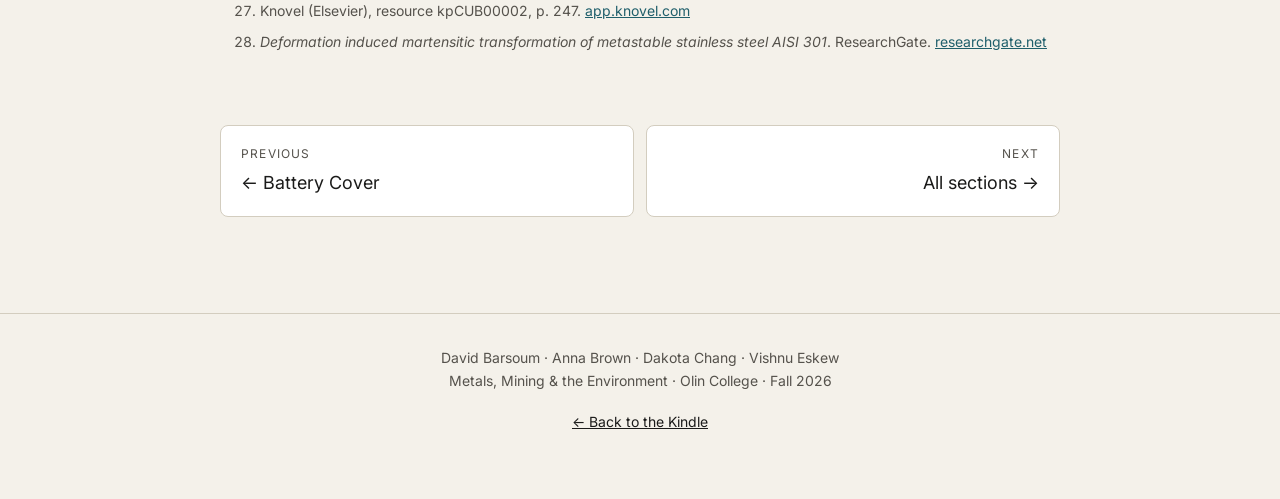
<file: impact.html>
<!doctype html>
<html lang="en">
<head>
  <meta charset="utf-8">
  <meta name="viewport" content="width=device-width, initial-scale=1">
  <title>Environmental Impact &amp; Conclusions · Kindle Deconstructed</title>
  <link rel="preconnect" href="https://fonts.googleapis.com">
  <link rel="preconnect" href="https://fonts.gstatic.com" crossorigin>
  <link href="https://fonts.googleapis.com/css2?family=Literata:ital,opsz,wght@0,7..72,400;0,7..72,600;0,7..72,700;1,7..72,400&family=Inter:wght@400;500;600&display=swap" rel="stylesheet">
  <link rel="stylesheet" href="styles.css">
</head>
<body>
  <nav class="site-nav" aria-label="Sections">
    <a class="back" href="project.html">← All sections</a>
    <a class="tab" href="screen.html">E-ink Screen</a>
    <a class="tab" href="battery.html">Battery Cover</a>
    <a class="tab" href="impact.html" aria-current="page">Environmental Impact &amp; Conclusions</a>
  </nav>

  <main>
    <section id="bigger-picture">
      <h1>Environmental Impact &amp; Conclusions</h1>
      <p class="kicker">Environmental impact</p>
      <h2>Material recovery and design for disassembly</h2>
      <figure>
        <img src="Pictures/Kindle_Deconstructed.jpg" alt="A Kindle 4 with physical navigation buttons taken apart, with its components laid out on a workbench">
        <figcaption><b>Figure 1.</b> The Kindle 4's components. Clockwise from top left: battery and battery cover, screws, main board, display module, ITO film, back case, frame.</figcaption>
      </figure>
      <div class="stats">
        <div class="stat"><div class="v">62 Mt</div><div class="l">E-waste generated worldwide in 2022 [<a href="#source-4">4</a>]</div></div>
        <div class="stat"><div class="v">22.3%</div><div class="l">of it documented as properly collected and recycled [<a href="#source-4">4</a>]</div></div>
        <div class="stat"><div class="v">82 Mt</div><div class="l">Projected annual e-waste by 2030 [<a href="#source-4">4</a>]</div></div>
      </div>
      <p>The Kindle illustrates a broader e-waste problem: valuable materials are not always easy to recover. Our two components show this difference clearly. The battery cover is a separate metal part, while the screen's conductive coating is integrated into a layered display.</p>
      <p>The stainless-steel cover was straightforward to remove. Two screws attach it to the frame, and it is not glued to the battery. The foam pad underneath is attached with double-sided tape, but both the pad and tape peeled away in one piece with little tearing. This leaves a metal part that is easy to identify and suitable for recycling. The battery requires more careful handling, since damage during waste processing can cause fires [<a href="#source-8">8</a>].</p>
      <p>The screen presents a more difficult separation problem. Our XRF scans did not detect indium in the ITO film, as discussed on the <a href="screen.html">E-ink Screen page</a>. Recovering a metal distributed through a thin coating requires more than removing a discrete part, and our testing could not measure an indium recovery rate.</p>
    </section>

    <section id="indium-supply-chain">
      <p class="kicker">Indium supply chain</p>
      <h2>From zinc ore to the screen</h2>
      <p>Indium is mainly recovered as a by-product of zinc processing. Its principal mineral host is <strong>sphalerite (ZnS)</strong>, where it occurs alongside other elements [<a href="#source-10">10</a>]. The ore is concentrated, commonly through froth flotation, before zinc processing produces indium-bearing residues. Further leaching and purification separate the indium, which can then be recovered as metal through cementation or electrolysis [<a href="#source-11">11</a>, <a href="#source-12">12</a>]. Refined indium is used to make ITO for transparent conductive coatings [<a href="#source-13">13</a>].</p>
      <p>This makes indium supply dependent on both zinc production and the facilities available to recover it. Mejías et al. also identify China as the leading indium refiner and exporter, highlighting potential vulnerability to geopolitical supply disruptions [<a href="#source-10">10</a>]. Recovering indium from mine waste could diversify supply, although the methods reviewed require further development [<a href="#source-10">10</a>]. Mining and refining also carry environmental costs: weathering of indium-bearing mine waste can release indium into water, particularly under acidic conditions [<a href="#source-10">10</a>]. Indium remains a key raw material for ITO-based screens, even as researchers develop transparent conductive ceramic films that use less indium [<a href="#source-15">15</a>]. These studies explain the general supply chain, but do not identify the mine or refinery that supplied our Kindle 4.</p>
      <figure>
        <img src="Pictures/impact/indium-deposits-map.jpg" alt="World map of indium-bearing mineral occurrences, with bubbles sized by average indium concentration and coloured by deposit type; large concentrations appear in China, Japan, Bolivia, Peru and parts of Europe" loading="lazy">
        <figcaption><b>Figure 2.</b> Average indium concentrations in studied indium-bearing minerals by country and geological deposit type. Bubble size represents concentration in parts per million (ppm), while colours indicate deposit types. The map shows mineral concentrations, rather than national reserves, production, or refining capacity. Reproduced from Mejías et al. [<a href="#source-10">10</a>].</figcaption>
      </figure>
    </section>

    <section id="repairability">
      <p class="kicker">Design for disassembly</p>
      <h2>Removing screws did not release every part</h2>
      <p>Several components remained attached by glue or double-sided tape after we removed their screws. We questioned why both were necessary, although our testing did not establish the adhesive's additional function.</p>
      <p>The screen was especially difficult to remove. We had to break it apart piece by piece, making reuse impossible. The iFixit <i>Kindle 4 Screen Replacement</i> guide describes the same problem: adhesive covers the screen's entire contact surface with the bezel, and removal involves breaking the display into fragments [<a href="#source-9">9</a>]. A broken screen can still be replaced, but an intact display cannot necessarily be recovered using that procedure.</p>
      <p>Once the parts were separated, all adhesive residue we encountered came off with light wiping using ethanol. The surfaces were tightly bonded, leaving no accessible gap through which we could apply ethanol before separation.</p>
    </section>

    <section id="indium-recycling">
      <p class="kicker">Indium recovery</p>
      <h2>Can the coating be recycled?</h2>
      <p>Indium is recycled from manufacturing scrap, including spent ITO sputtering targets, but discarded screens present a more dispersed waste stream [<a href="#source-12">12</a>]. LCD recycling research describes dismantling and pretreatment, followed by chemical leaching and selective indium separation [<a href="#source-13">13</a>]. These methods are relevant to ITO recovery, but they do not report measured recovery rates for Kindle e-ink displays.</p>
      <p>Our teardown showed an additional barrier: the screen required destructive removal, while the stainless-steel battery cover separated cleanly. This extra disassembly work could make screen-material recovery less practical than recycling the cover, although we did not measure how often either component is recycled. Breaking the screen prevented reuse of the display, but does not rule out chemical recovery of its materials.</p>
      <p>Recovery also has to justify its own environmental costs. In one LCD study, conventional recycling performed better than a process that added indium recovery because the additional treatment costs outweighed its benefits at the tested concentration [<a href="#source-14">14</a>].</p>
    </section>

    <section id="amazon-recycling">
      <p class="kicker">Manufacturer statements</p>
      <h2>What Amazon offers</h2>
      <p>Amazon's U.S. mailback program covers shipping and recycling through its certified recycler, Re-Teck, and states that returned devices undergo material reclamation [<a href="#source-16">16</a>]. Its trade-in program also assesses devices for refurbishment and resale, with badly damaged or malfunctioning devices that cannot be reset sent for recycling [<a href="#source-17">17</a>]. However, these disclosures do not specify whether indium from Kindle screens is recovered.</p>
      <p>E-ink screens are appealing components for DIY electronics: they remain readable in sunlight and retain an image without continuous power. Soldered’s documentation describes these advantages [<a href="#source-18">18</a>], while its Inkplate boards demonstrate the reuse of recovered Kindle displays [<a href="#source-19">19</a>] in projects such as electronic calendars [<a href="#source-20">20</a>]. This made breaking our screen during removal particularly disappointing. The tightly bonded assembly eliminated the possibility of salvaging it as a working component for another project. Easier separation could preserve that opportunity, extending the display’s useful life before its materials need to be recycled.</p>
    </section>

    <hr class="chapter">

    <section id="conclusion">
      <h2>Conclusion</h2>
      <p>We initially assumed that recycling a Kindle would be straightforward: disassemble the device, reuse or recycle the screen, and recover the metals from the frame. Our teardown revealed that our assumptions were completely wrong. While the stainless-steel battery cover separated cleanly and is easy to recycle, removal of the tightly bonded screen required breaking it apart, preventing reuse as a working display. Recovering indium from its thin conductive coating would also require specialized processing, and we could not establish how effectively this is done for Kindle screens. Our suggestion is to redesign the Kindle for easier disassembly, allowing users to recover components for reuse and separate materials for recycling without specialized tools.</p>
    </section>

    <section id="sources">
      <p class="kicker">All sources</p>
      <ol class="sources">
        <li id="source-1" value="1">Cross-sectional diagram of e-ink microcapsules, ResearchGate. <a href="https://www.researchgate.net/figure/left-A-cross-sectional-diagram-of-E-ink-microcapsules-An-E-ink-displays-works-by_fig1_360331596">researchgate.net</a></li>
        <li id="source-2" value="2">Lithium-ion battery swelling pressure, Princeton University Spike Lab, paper 103. <a href="https://spikelab.mycpanel.princeton.edu/papers/103.pdf">spikelab.mycpanel.princeton.edu/papers/103.pdf</a></li>
        <li id="source-3" value="3">Peel force of adhesive foam tape, Force Channel. <a href="https://force-channel.com/en/post_2696/">force-channel.com</a></li>
        <li id="source-4" value="4">Baldé, C. P. et al. <i>The Global E-waste Monitor 2024</i>. ITU &amp; UNITAR. <a href="https://ewastemonitor.info/">ewastemonitor.info</a></li>
        <li id="source-5" value="5">Ansys Granta EduPack, record for AISI 301 stainless steel (composition and mechanical properties).</li>
        <li id="source-6" value="6">Flexure formula, Engineering Core Courses. <a href="http://www.engineeringcorecourses.com/solidmechanics1/C4-bending/C4.2-flexure-formula/theory/">engineeringcorecourses.com</a></li>
        <li id="source-7" value="7">Indium tin oxide, Wikipedia. <a href="https://en.wikipedia.org/wiki/Indium_tin_oxide">en.wikipedia.org/wiki/Indium_tin_oxide</a></li>
        <li id="source-8" value="8">U.S. EPA (2021). <i>An Analysis of Lithium-ion Battery Fires in Waste Management and Recycling</i>. <a href="https://www.epa.gov/recycle/used-lithium-ion-batteries">epa.gov</a></li>
        <li id="source-9" value="9">Santens, Francis, and contributors. <i>Kindle 4 Screen Replacement</i>. iFixit. Steps 1 and 5–6 describe the back-cover tape, full-surface screen adhesive, and removal of the screen in pieces; steps 7–8 cover replacement and reassembly. <a href="https://www.ifixit.com/Guide/Kindle+4++Screen++Replacement/72783">ifixit.com</a></li>
        <li id="source-10" value="10">Mejías, O., Parbhakar-Fox, A., Jackson, L., Valenta, R., &amp; Townley, B. (2023). Indium in ore deposits and mine waste environments: Geochemistry, mineralogy, and opportunities for recovery. <i>Journal of Geochemical Exploration, 255</i>, 107312. <a href="https://doi.org/10.1016/j.gexplo.2023.107312">doi:10.1016/j.gexplo.2023.107312</a></li>
        <li id="source-11" value="11">Alfantazi, A. M., &amp; Moskalyk, R. R. (2003). Processing of indium: A review. <i>Minerals Engineering, 16</i>(8), 687–694. <a href="https://doi.org/10.1016/S0892-6875(03)00168-7">doi:10.1016/S0892-6875(03)00168-7</a></li>
        <li id="source-12" value="12">Ciacci, L., Werner, T. T., Vassura, I., &amp; Passarini, F. (2019; first published online 2018). Backlighting the European indium recycling potentials. <i>Journal of Industrial Ecology, 23</i>(2), 426–437. <a href="https://doi.org/10.1111/jiec.12744">doi:10.1111/jiec.12744</a></li>
        <li id="source-13" value="13">Zhang, K., Wu, Y., Wang, W., Li, B., Zhang, Y., &amp; Zuo, T. (2015). Recycling indium from waste LCDs: A review. <i>Resources, Conservation and Recycling, 104</i>, 276–290. <a href="https://doi.org/10.1016/j.resconrec.2015.07.015">doi:10.1016/j.resconrec.2015.07.015</a></li>
        <li id="source-14" value="14">Amato, A., Rocchetti, L., &amp; Beolchini, F. (2017). Environmental impact assessment of different end-of-life LCD management strategies. <i>Waste Management, 59</i>, 432–441. <a href="https://doi.org/10.1016/j.wasman.2016.09.024">doi:10.1016/j.wasman.2016.09.024</a></li>
        <li id="source-15" value="15">Gómez, M., Xu, G., Li, J., &amp; Zeng, X. (2023). Securing indium utilization for high-tech and renewable energy industries. <i>Environmental Science &amp; Technology, 57</i>(6), 2611–2624. <a href="https://doi.org/10.1021/acs.est.2c07169">doi:10.1021/acs.est.2c07169</a></li>
        <li id="source-16" value="16">Amazon. <i>Recycling Your Electronics</i>. Company program description, accessed October 5, 2026. <a href="https://www.amazon.com/gp/help/customer/display.html?nodeId=G200197550">Amazon recycling information</a></li>
        <li id="source-17" value="17">Amazon / O'Neill, S. <i>Here's what happens to your old devices after you complete your Amazon Trade-in</i>. Company workflow description, accessed October 5, 2026. <a href="https://www.aboutamazon.com/news/devices/heres-what-happens-to-your-old-devices-after-you-complete-your-amazon-trade-in">Amazon trade-in workflow</a></li>
        <li id="source-18" value="18">Soldered Electronics. <i>Inkplate 6 – Overview</i>. Manufacturer documentation, accessed October 6, 2026. <a href="https://docs.soldered.com/inkplate/6/overview/">Inkplate 6 overview</a></li>
        <li id="source-19" value="19">Soldered Electronics. <i>Inkplate 6FLICK – Hardware Design</i>. Manufacturer documentation describing recovered Kindle displays, accessed October 6, 2026. <a href="https://docs.soldered.com/inkplate/6flick/hardware/design/">Inkplate display reuse</a></li>
        <li id="source-20" value="20">Soldered Electronics. <i>Inkplate Projects – Google Calendar</i>. Manufacturer project documentation, accessed October 6, 2026. <a href="https://docs.soldered.com/inkplate/projects/GoogleCalendar/">Electronic calendar project</a></li>
        <li id="source-21" value="21">Walsh, A., Da Silva, J. L. F., &amp; Wei, S.-H. (2011). Multi-component transparent conducting oxides: Progress in materials modelling. <i>Journal of Physics: Condensed Matter, 23</i>, 334210. <a href="https://arxiv.org/abs/1101.5720">arXiv:1101.5720</a></li>
        <li id="source-22" value="22">González, G. B., Mason, T. O., Quintana, J. P., Warschkow, O., Ellis, D. E., Hwang, J.-H., Hodges, J. P., &amp; Jorgensen, J. D. (2004). Defect structure studies of bulk and nano-indium-tin oxide. <i>Journal of Applied Physics, 96</i>(7), 3912. <a href="https://doi.org/10.1063/1.1783610">doi:10.1063/1.1783610</a></li>
        <li id="source-23" value="23">KnowledgeDoor. <i>Cohesive Energy</i>. The Elements Handbook. <a href="https://www.knowledgedoor.com/2/elements_handbook/cohesive_energy.html">knowledgedoor.com</a></li>
        <li id="source-24" value="24">Ansys Granta EduPack, record for indium (Young's modulus).</li>
        <li id="source-25" value="25">ASM International. <i>ASM Handbook: Metallography and Microstructures</i>. <a href="https://dl.asminternational.org/handbooks/edited-volume/38/Metallography-and-Microstructures">dl.asminternational.org</a></li>
        <li id="source-26" value="26">Knovel (Elsevier), resource kpCUB00002, p. 257. <a href="https://app.knovel.com/kn/resources/kpCUB00002/toc">app.knovel.com</a></li>
        <li id="source-27" value="27">Knovel (Elsevier), resource kpCUB00002, p. 247. <a href="https://app.knovel.com/kn/resources/kpCUB00002/toc">app.knovel.com</a></li>
        <li id="source-28" value="28"><i>Deformation induced martensitic transformation of metastable stainless steel AISI 301</i>. ResearchGate. <a href="https://www.researchgate.net/publication/228624267_Deformation_induced_martensitic_transformation_of_metastable_stainless_steel_AISI_301">researchgate.net</a></li>
      </ol>
    </section>
    <nav class="page-end" aria-label="More sections">
      <a href="battery.html"><small>Previous</small>← Battery Cover</a>
      <a class="next" href="project.html"><small>Next</small>All sections →</a>
    </nav>
  </main>

  <footer>
    <p>David Barsoum · Anna Brown · Dakota Chang · Vishnu Eskew<br>Metals, Mining &amp; the Environment · Olin College · Fall 2026</p>
    <p><a href="index.html">← Back to the Kindle</a></p>
  </footer>
</body>
</html>
</file>
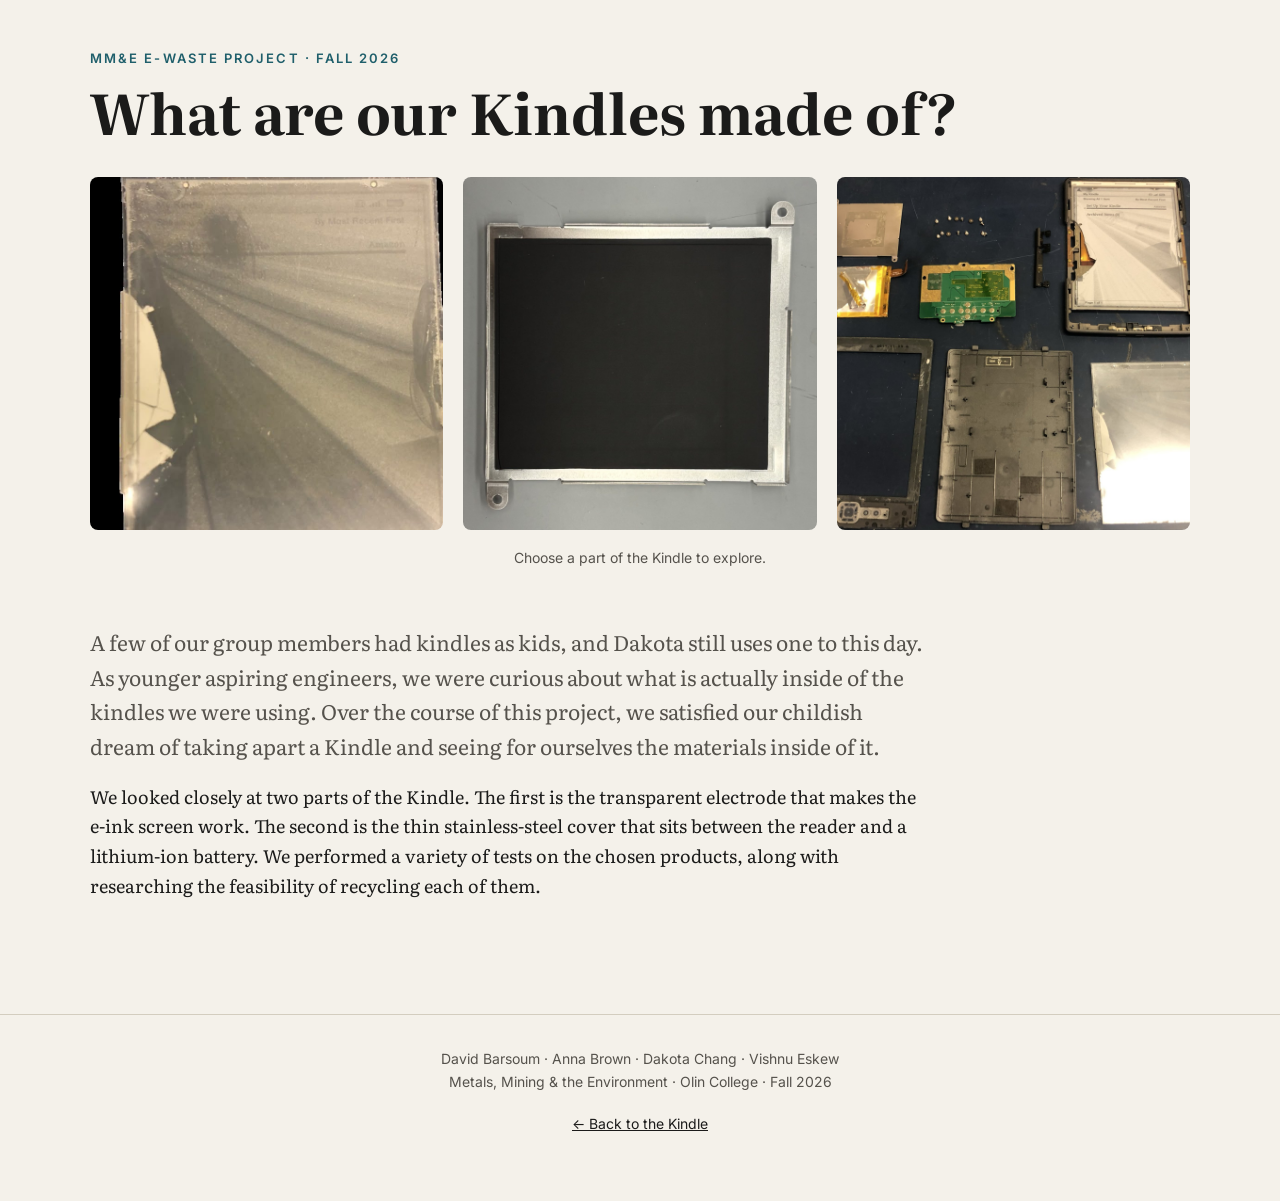
<file: project.html>
<!doctype html>
<html lang="en">
<head>
  <meta charset="utf-8">
  <meta name="viewport" content="width=device-width, initial-scale=1">
  <title>Kindle Deconstructed</title>
  <link rel="preconnect" href="https://fonts.googleapis.com">
  <link rel="preconnect" href="https://fonts.gstatic.com" crossorigin>
  <link href="https://fonts.googleapis.com/css2?family=Literata:ital,opsz,wght@0,7..72,400;0,7..72,600;0,7..72,700;1,7..72,400&family=Inter:wght@400;500;600&display=swap" rel="stylesheet">
  <link rel="stylesheet" href="styles.css">
</head>
<body>
  <main class="hub">
    <section id="intro" class="hub-intro">
      <p class="kicker">MM&amp;E E-waste Project · Fall 2026</p>
      <h1>What are our Kindles made of?</h1>
    </section>

    <div class="cards">
      <a class="card" href="screen.html" aria-label="E-ink Screen">
        <img src="Pictures/screen/ito-film.jpg" alt="">
        <span class="label" aria-hidden="true">E-ink Screen</span>
      </a>
      <a class="card" href="battery.html" aria-label="Battery Cover">
        <img src="Pictures/battery/cover-back.jpg" alt="">
        <span class="label" aria-hidden="true">Battery Cover</span>
      </a>
      <a class="card" href="impact.html" aria-label="Environmental Impact and Conclusions">
        <img src="Pictures/Kindle_Deconstructed.jpg" alt="">
        <span class="label" aria-hidden="true">Environmental Impact &amp; Conclusions</span>
      </a>
    </div>
    <p class="hub-hint">Choose a part of the Kindle to explore.</p>

    <section class="hub-intro hub-about">
      <p class="lede">A few of our group members had kindles as kids, and Dakota still uses one to this day. As younger aspiring engineers, we were curious about what is actually inside of the kindles we were using. Over the course of this project, we satisfied our childish dream of taking apart a Kindle and seeing for ourselves the materials inside of it.</p>
      <p>We looked closely at two parts of the Kindle. The first is the transparent electrode that makes the e-ink screen work. The second is the thin stainless-steel cover that sits between the reader and a lithium-ion battery. We performed a variety of tests on the chosen products, along with researching the feasibility of recycling each of them.</p>
    </section>
  </main>

  <footer>
    <p>David Barsoum · Anna Brown · Dakota Chang · Vishnu Eskew<br>Metals, Mining &amp; the Environment · Olin College · Fall 2026</p>
    <p><a href="index.html">← Back to the Kindle</a></p>
  </footer>
</body>
</html>
</file>
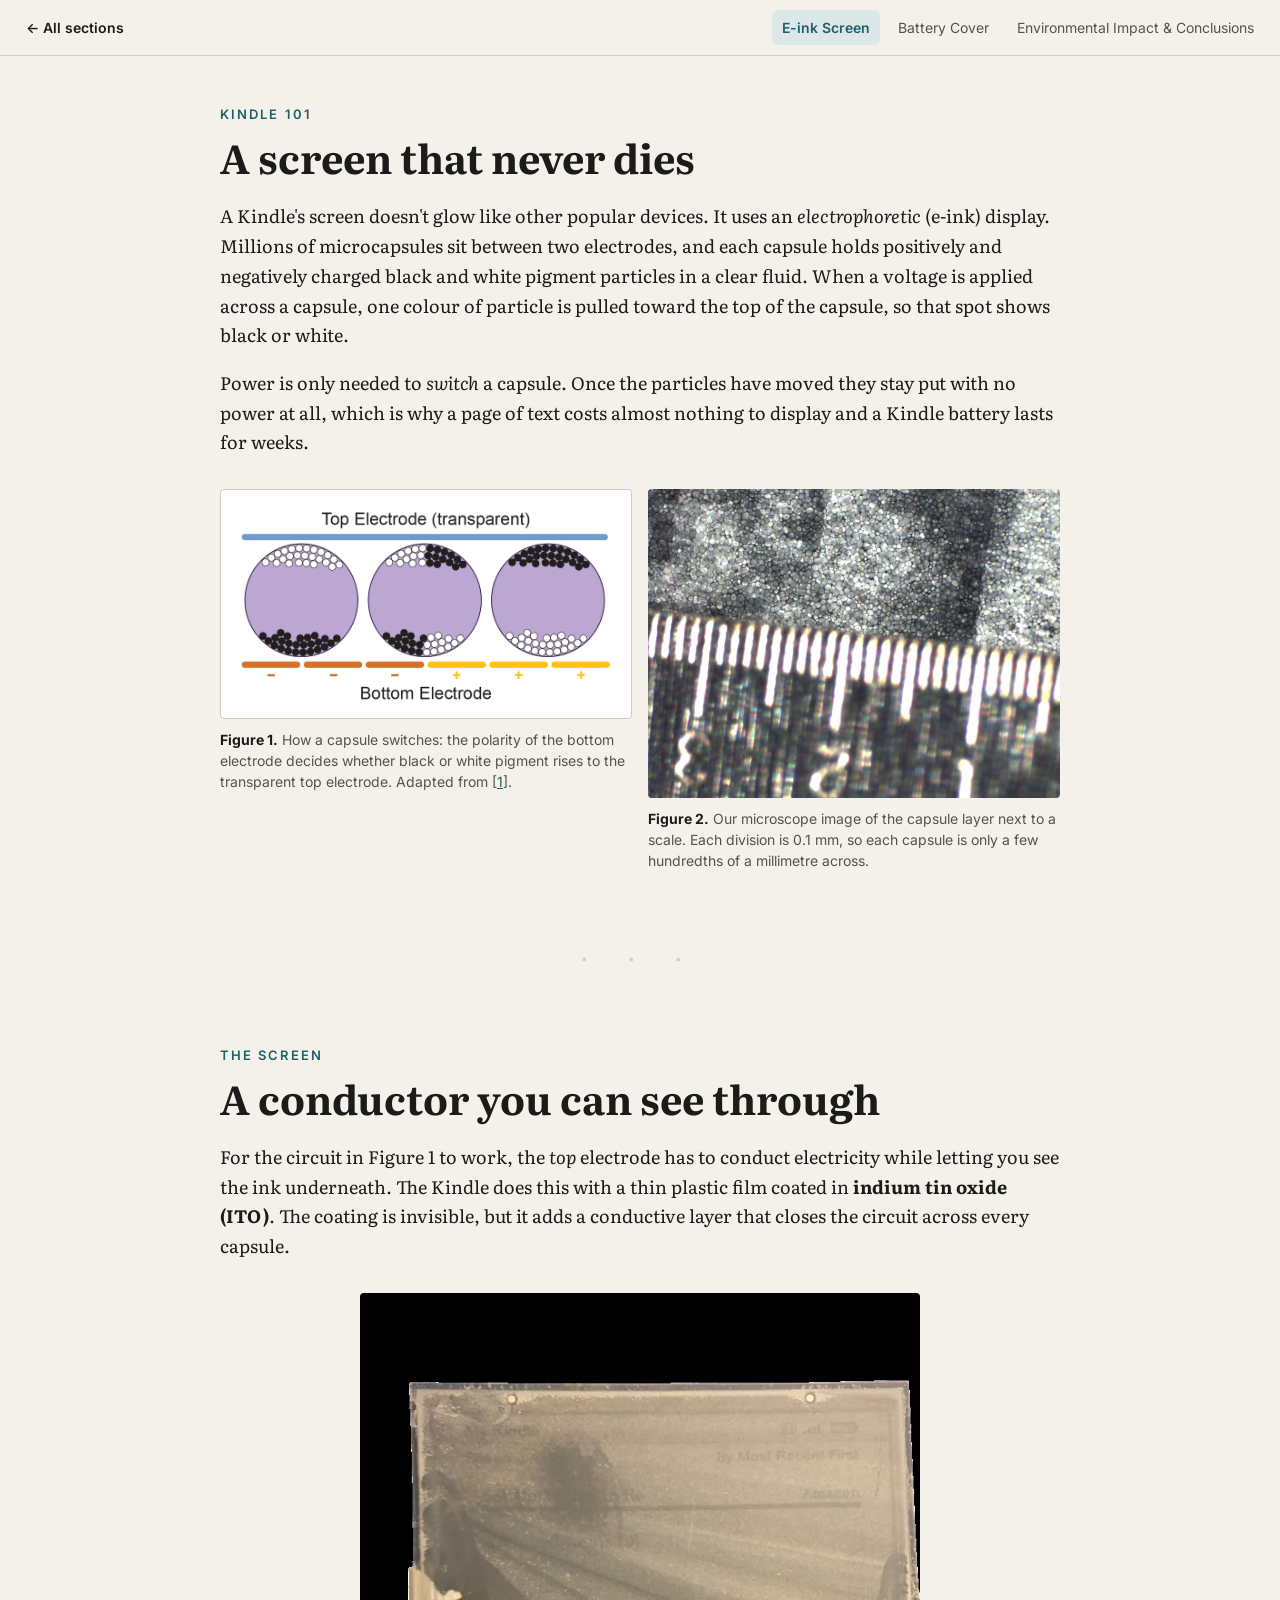
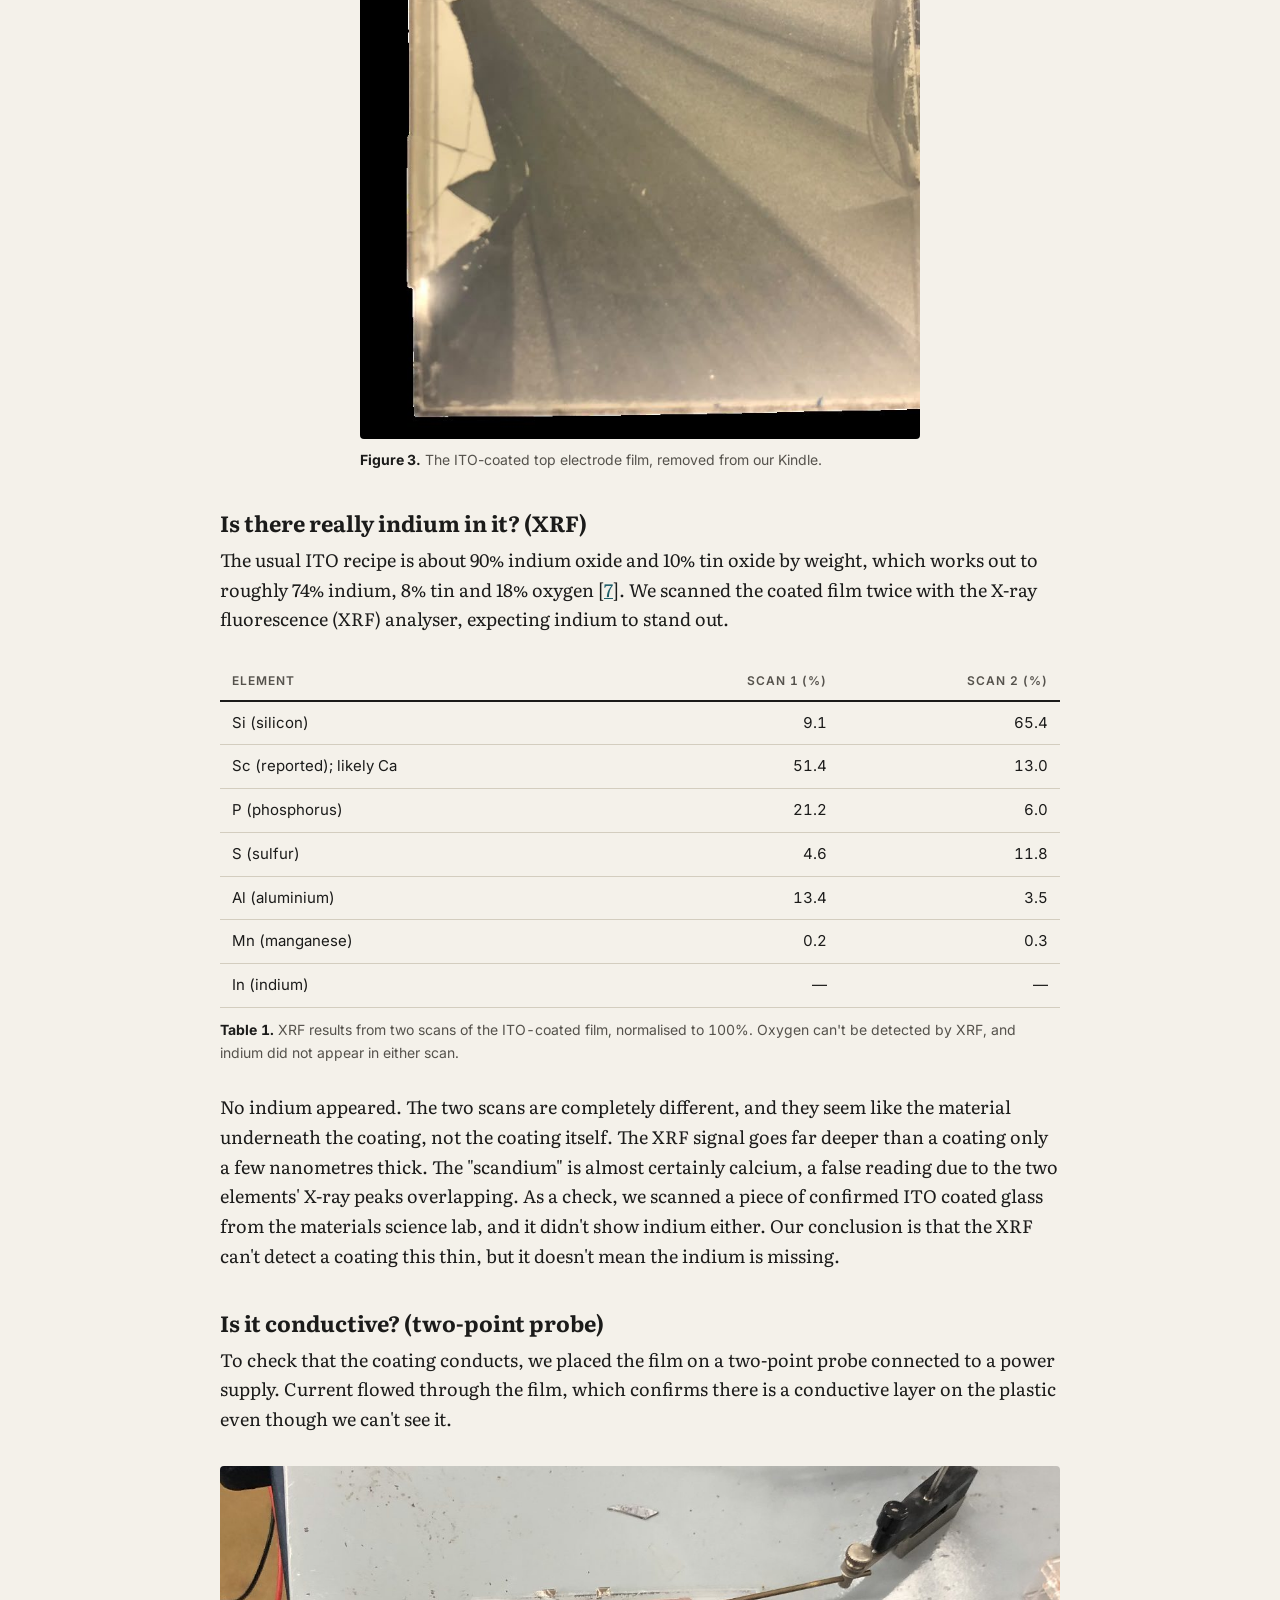
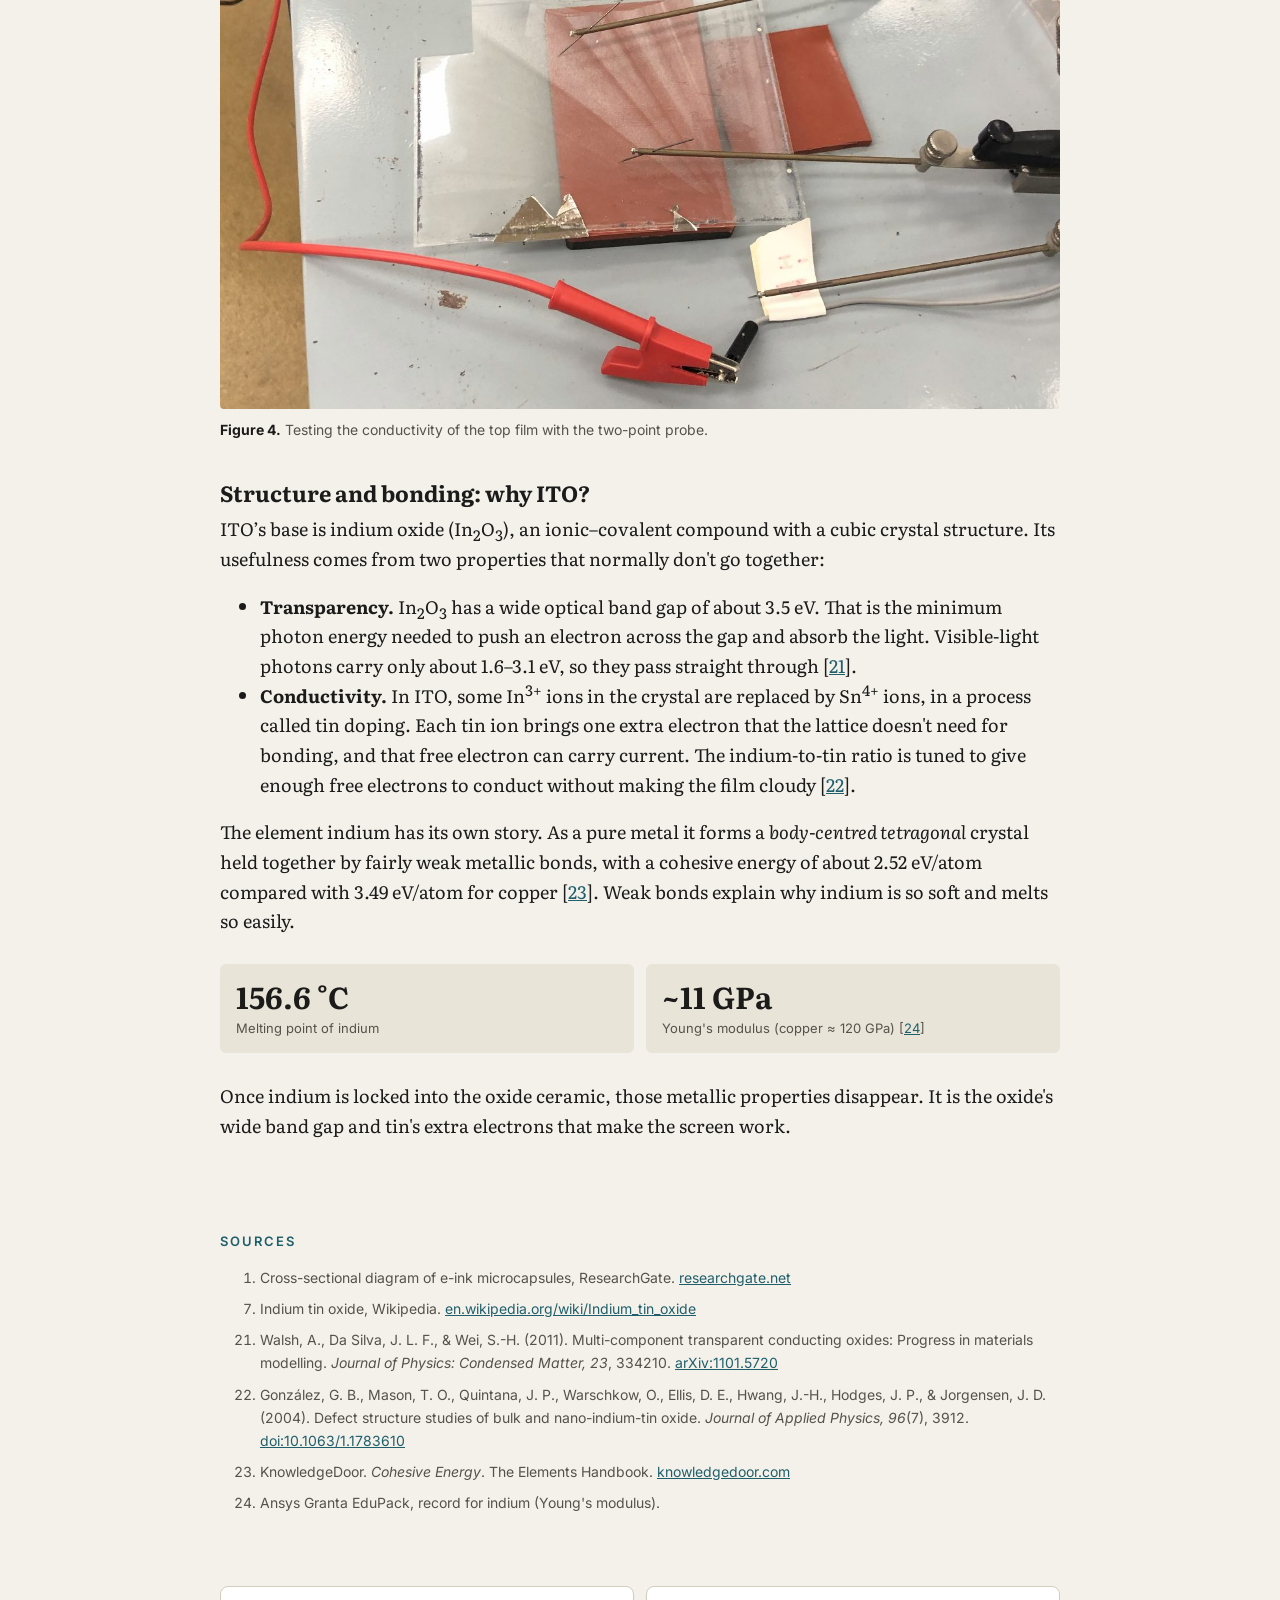
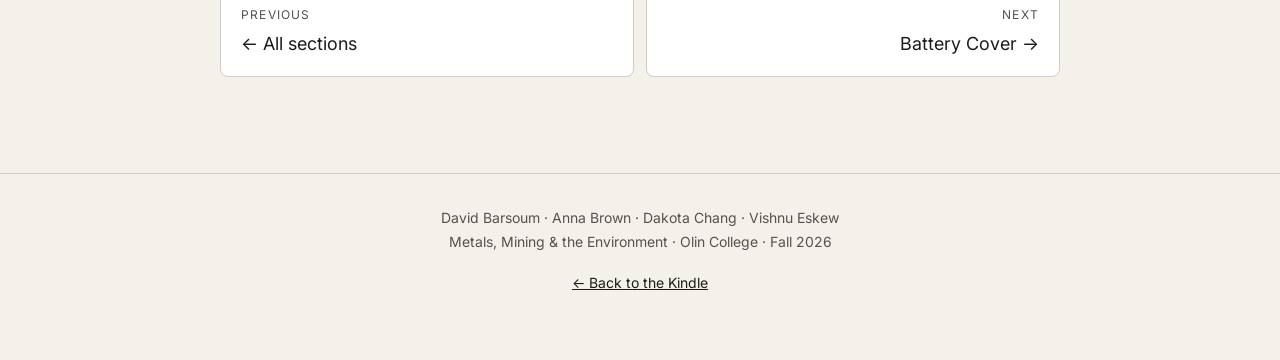
<file: screen.html>
<!doctype html>
<html lang="en">
<head>
  <meta charset="utf-8">
  <meta name="viewport" content="width=device-width, initial-scale=1">
  <title>E-ink Screen · Kindle Deconstructed</title>
  <link rel="preconnect" href="https://fonts.googleapis.com">
  <link rel="preconnect" href="https://fonts.gstatic.com" crossorigin>
  <link href="https://fonts.googleapis.com/css2?family=Literata:ital,opsz,wght@0,7..72,400;0,7..72,600;0,7..72,700;1,7..72,400&family=Inter:wght@400;500;600&display=swap" rel="stylesheet">
  <link rel="stylesheet" href="styles.css">
</head>
<body>
  <nav class="site-nav" aria-label="Sections">
    <a class="back" href="project.html">← All sections</a>
    <a class="tab" href="screen.html" aria-current="page">E-ink Screen</a>
    <a class="tab" href="battery.html">Battery Cover</a>
    <a class="tab" href="impact.html">Environmental Impact &amp; Conclusions</a>
  </nav>

  <main>
    <section id="kindle-101">
      <p class="kicker">Kindle 101</p>
      <h2>A screen that never dies</h2>
      <p>A Kindle's screen doesn't glow like other popular devices. It uses an <em>electrophoretic</em> (e-ink) display. Millions of microcapsules sit between two electrodes, and each capsule holds positively and negatively charged black and white pigment particles in a clear fluid. When a voltage is applied across a capsule, one colour of particle is pulled toward the top of the capsule, so that spot shows black or white.</p>
      <p>Power is only needed to <em>switch</em> a capsule. Once the particles have moved they stay put with no power at all, which is why a page of text costs almost nothing to display and a Kindle battery lasts for weeks.</p>
      <div class="pair-wrap"><div class="pair">
        <figure class="framed">
          <img src="Pictures/screen/eink-diagram.png" alt="Diagram of three e-ink capsules between a transparent top electrode and a bottom electrode; the black and white particles move depending on electrode polarity" loading="lazy">
          <figcaption><b>Figure 1.</b> How a capsule switches: the polarity of the bottom electrode decides whether black or white pigment rises to the transparent top electrode. Adapted from [<a href="#source-1">1</a>].</figcaption>
        </figure>
        <figure>
          <img src="Pictures/screen/eink-capsules-microscope.jpg" alt="Microscope image of e-ink capsules next to a ruler with 0.1 mm divisions" loading="lazy">
          <figcaption><b>Figure 2.</b> Our microscope image of the capsule layer next to a scale. Each division is 0.1&nbsp;mm, so each capsule is only a few hundredths of a millimetre across.</figcaption>
        </figure>
      </div></div>
    </section>

    <hr class="chapter">

    <section id="screen">
      <p class="kicker">The screen</p>
      <h2>A conductor you can see through</h2>
      <p>For the circuit in Figure 1 to work, the <em>top</em> electrode has to conduct electricity while letting you see the ink underneath. The Kindle does this with a thin plastic film coated in <strong>indium tin oxide (ITO)</strong>. The coating is invisible, but it adds a conductive layer that closes the circuit across every capsule.</p>
      <figure class="narrow">
        <img src="Pictures/screen/ito-film.jpg" alt="Translucent ITO-coated film peeled from the Kindle display" loading="lazy">
        <figcaption><b>Figure 3.</b> The ITO-coated top electrode film, removed from our Kindle.</figcaption>
      </figure>

      <h3>Is there really indium in it? (XRF)</h3>
      <p>The usual ITO recipe is about 90% indium oxide and 10% tin oxide by weight, which works out to roughly 74% indium, 8% tin and 18% oxygen [<a href="#source-7">7</a>]. We scanned the coated film twice with the X-ray fluorescence (XRF) analyser, expecting indium to stand out.</p>
      <div class="table-wrap">
        <table>
          <thead><tr><th>Element</th><th class="num">Scan 1 (%)</th><th class="num">Scan 2 (%)</th></tr></thead>
          <tbody>
            <tr><td>Si (silicon)</td><td class="num">9.1</td><td class="num">65.4</td></tr>
            <tr><td>Sc (reported); likely Ca</td><td class="num">51.4</td><td class="num">13.0</td></tr>
            <tr><td>P (phosphorus)</td><td class="num">21.2</td><td class="num">6.0</td></tr>
            <tr><td>S (sulfur)</td><td class="num">4.6</td><td class="num">11.8</td></tr>
            <tr><td>Al (aluminium)</td><td class="num">13.4</td><td class="num">3.5</td></tr>
            <tr><td>Mn (manganese)</td><td class="num">0.2</td><td class="num">0.3</td></tr>
            <tr><td>In (indium)</td><td class="num">—</td><td class="num">—</td></tr>
          </tbody>
          <caption><b>Table 1.</b> XRF results from two scans of the ITO-coated film, normalised to 100%. Oxygen can't be detected by XRF, and indium did not appear in either scan.</caption>
        </table>
      </div>
      <p>No indium appeared. The two scans are completely different, and they seem like the material underneath the coating, not the coating itself. The XRF signal goes far deeper than a coating only a few nanometres thick. The "scandium" is almost certainly calcium, a false reading due to the two elements' X-ray peaks overlapping. As a check, we scanned a piece of confirmed ITO coated glass from the materials science lab, and it didn't show indium either. Our conclusion is that the XRF can't detect a coating this thin, but it doesn't mean the indium is missing.</p>

      <h3>Is it conductive? (two-point probe)</h3>
      <p>To check that the coating conducts, we placed the film on a two-point probe connected to a power supply. Current flowed through the film, which confirms there is a conductive layer on the plastic even though we can't see it.</p>
      <figure>
        <img src="Pictures/screen/four-point-probe.jpg" alt="Two probe needles resting on the clear film, connected to a power supply by red leads" loading="lazy">
        <figcaption><b>Figure 4.</b> Testing the conductivity of the top film with the two-point probe.</figcaption>
      </figure>

      <h3>Structure and bonding: why ITO?</h3>
      <p>ITO’s base is indium oxide (In<sub>2</sub>O<sub>3</sub>), an ionic–covalent compound with a cubic crystal structure. Its usefulness comes from two properties that normally don't go together:</p>
      <ul>
        <li><strong>Transparency.</strong> In<sub>2</sub>O<sub>3</sub> has a wide optical band gap of about 3.5&nbsp;eV. That is the minimum photon energy needed to push an electron across the gap and absorb the light. Visible-light photons carry only about 1.6–3.1&nbsp;eV, so they pass straight through [<a href="#source-21">21</a>].</li>
        <li><strong>Conductivity.</strong> In ITO, some In<sup>3+</sup> ions in the crystal are replaced by Sn<sup>4+</sup> ions, in a process called tin doping. Each tin ion brings one extra electron that the lattice doesn't need for bonding, and that free electron can carry current. The indium-to-tin ratio is tuned to give enough free electrons to conduct without making the film cloudy [<a href="#source-22">22</a>].</li>
      </ul>

      <p>The element indium has its own story. As a pure metal it forms a <em>body-centred tetragonal</em> crystal held together by fairly weak metallic bonds, with a cohesive energy of about 2.52&nbsp;eV/atom compared with 3.49&nbsp;eV/atom for copper [<a href="#source-23">23</a>]. Weak bonds explain why indium is so soft and melts so easily.</p>
      <div class="stats" style="grid-template-columns:1fr 1fr">
        <div class="stat"><div class="v">156.6 °C</div><div class="l">Melting point of indium</div></div>
        <div class="stat"><div class="v">~11 GPa</div><div class="l">Young's modulus (copper ≈ 120 GPa) [<a href="#source-24">24</a>]</div></div>
      </div>
      <p>Once indium is locked into the oxide ceramic, those metallic properties disappear. It is the oxide's wide band gap and tin's extra electrons that make the screen work.</p>
    </section>

    <section id="sources">
      <p class="kicker">Sources</p>
      <ol class="sources">
        <li id="source-1" value="1">Cross-sectional diagram of e-ink microcapsules, ResearchGate. <a href="https://www.researchgate.net/figure/left-A-cross-sectional-diagram-of-E-ink-microcapsules-An-E-ink-displays-works-by_fig1_360331596">researchgate.net</a></li>
        <li id="source-7" value="7">Indium tin oxide, Wikipedia. <a href="https://en.wikipedia.org/wiki/Indium_tin_oxide">en.wikipedia.org/wiki/Indium_tin_oxide</a></li>
        <li id="source-21" value="21">Walsh, A., Da Silva, J. L. F., &amp; Wei, S.-H. (2011). Multi-component transparent conducting oxides: Progress in materials modelling. <i>Journal of Physics: Condensed Matter, 23</i>, 334210. <a href="https://arxiv.org/abs/1101.5720">arXiv:1101.5720</a></li>
        <li id="source-22" value="22">González, G. B., Mason, T. O., Quintana, J. P., Warschkow, O., Ellis, D. E., Hwang, J.-H., Hodges, J. P., &amp; Jorgensen, J. D. (2004). Defect structure studies of bulk and nano-indium-tin oxide. <i>Journal of Applied Physics, 96</i>(7), 3912. <a href="https://doi.org/10.1063/1.1783610">doi:10.1063/1.1783610</a></li>
        <li id="source-23" value="23">KnowledgeDoor. <i>Cohesive Energy</i>. The Elements Handbook. <a href="https://www.knowledgedoor.com/2/elements_handbook/cohesive_energy.html">knowledgedoor.com</a></li>
        <li id="source-24" value="24">Ansys Granta EduPack, record for indium (Young's modulus).</li>
      </ol>
    </section>
    <nav class="page-end" aria-label="More sections">
      <a href="project.html"><small>Previous</small>← All sections</a>
      <a class="next" href="battery.html"><small>Next</small>Battery Cover →</a>
    </nav>
  </main>

  <footer>
    <p>David Barsoum · Anna Brown · Dakota Chang · Vishnu Eskew<br>Metals, Mining &amp; the Environment · Olin College · Fall 2026</p>
    <p><a href="index.html">← Back to the Kindle</a></p>
  </footer>
</body>
</html>
</file>
<file: styles.css>
/* Shared styles for the project hub and section pages.
   E-ink palette: warm paper, near-black ink, one teal accent (a nod to ITO's faint tint). */
:root {
  --paper: #f4f1ea;
  --paper-deep: #e9e4d8;
  --ink: #1b1b1a;
  --ink-soft: #55524c;
  --rule: #d3cdbf;
  --accent: #1f5f6b;
  --accent-soft: #dce8e8;
  --warn: #8a4b14;
  --warn-soft: #f3e6d4;
  --serif: "Literata", Georgia, serif;
  --sans: "Inter", system-ui, sans-serif;
  --nav-h: 56px;
}
* { box-sizing: border-box; }
html { scroll-behavior: smooth; scroll-padding-top: calc(var(--nav-h) + 16px); }
body { margin: 0; background: var(--paper); color: var(--ink); font-family: var(--serif); font-size: 18px; line-height: 1.65; }
@media (prefers-reduced-motion: reduce) { html { scroll-behavior: auto; } }

/* ---------- Section navigation (sticky, on every section page) ---------- */
.site-nav {
  position: sticky; top: 0; z-index: 10;
  display: flex; align-items: center; gap: 8px;
  height: var(--nav-h); padding: 0 16px;
  background: color-mix(in srgb, var(--paper) 92%, transparent);
  backdrop-filter: blur(6px);
  border-bottom: 1px solid var(--rule);
  font-family: var(--sans); font-size: 14px;
}
.site-nav a { color: var(--ink-soft); text-decoration: none; padding: 6px 10px; border-radius: 6px; white-space: nowrap; }
.site-nav a:hover, .site-nav a:focus-visible { color: var(--ink); background: var(--paper-deep); }
.site-nav .back { color: var(--ink); font-weight: 600; margin-right: auto; }
.site-nav a[aria-current="page"] { color: var(--accent); font-weight: 600; background: var(--accent-soft); }
/* On narrow screens the section tabs would crowd out the back link, so keep only the back link. */
@media (max-width: 720px) { .site-nav .tab { display: none; } }

/* ---------- Layout ---------- */
main { width: min(840px, calc(100% - 32px)); margin: 0 auto; padding: 0 0 96px; }
section { padding-top: 72px; }
main > section:first-child { padding-top: 48px; }

.kicker { font-family: var(--sans); font-size: 13px; font-weight: 600; letter-spacing: 0.16em; text-transform: uppercase; color: var(--accent); margin: 0 0 8px; }
h1, h2, h3 { line-height: 1.2; text-wrap: pretty; }
h1 { font-size: clamp(36px, 6vw, 56px); margin: 0 0 16px; }
h2 { font-size: clamp(28px, 4.5vw, 40px); margin: 0 0 20px; }
h3 { font-size: 22px; margin: 40px 0 8px; }
p { margin: 0 0 18px; }
.lede { font-size: 21px; color: var(--ink-soft); }
sub, sup { line-height: 0; }
a { color: var(--accent); }

hr.chapter { border: 0; text-align: center; margin: 72px 0 0; }
hr.chapter::before { content: "• • •"; letter-spacing: 1em; color: var(--rule); }

/* ---------- Hub: three section cards ---------- */
.hub { width: min(1100px, calc(100% - 32px)); margin: 0 auto; padding: 48px 0 96px; }
.hub .hub-intro { padding-top: 0; }
.hub-intro h1 { margin-bottom: 0; }
.hub-about { max-width: 840px; margin-top: 56px; }
.cards { display: grid; grid-template-columns: repeat(3, 1fr); gap: 20px; margin: 32px 0 16px; }
@media (max-width: 760px) { .cards { grid-template-columns: 1fr; } }
.card { position: relative; display: block; aspect-ratio: 1; overflow: hidden; border-radius: 8px; background: var(--ink); outline: none; }
.card img { width: 100%; height: 100%; object-fit: cover; display: block; transition: transform 400ms ease, filter 400ms ease; }
.card .label {
  position: absolute; inset: 0; display: grid; place-items: center; padding: 16px;
  font-family: var(--serif); font-size: clamp(22px, 2.4vw, 30px); font-weight: 700; line-height: 1.2; text-align: center;
  color: #fff; background: rgba(20, 20, 18, 0.55);
  opacity: 0; transition: opacity 250ms ease;
}
.card:hover img, .card:focus-visible img { transform: scale(1.05); filter: grayscale(0.4); }
.card:hover .label, .card:focus-visible .label { opacity: 1; }
.card:focus-visible { box-shadow: 0 0 0 3px var(--paper), 0 0 0 5px var(--accent); }
/* Touch screens can't hover, so show the labels as a strip along the bottom instead. */
@media (hover: none) {
  .card .label { opacity: 1; inset: auto 0 0 0; background: rgba(20, 20, 18, 0.7); font-size: 20px; }
}
@media (prefers-reduced-motion: reduce) { .card img, .card .label { transition: none; } .card:hover img { transform: none; } }
.hub-hint { font-family: var(--sans); font-size: 14px; color: var(--ink-soft); text-align: center; }

/* ---------- Figures ---------- */
figure { margin: 32px 0; }
figure img, figure svg { display: block; width: 100%; height: auto; border-radius: 4px; }
figure.framed img { background: #fff; padding: 12px; border: 1px solid var(--rule); }
figcaption { font-family: var(--sans); font-size: 14px; line-height: 1.5; color: var(--ink-soft); margin-top: 10px; }
figcaption b { color: var(--ink); }
.pair { display: grid; grid-template-columns: 1fr 1fr; gap: 16px; align-items: start; }
.pair figure { margin: 0; }
.pair-wrap { margin: 32px 0; }
.narrow { max-width: 560px; margin-left: auto; margin-right: auto; }
@media (max-width: 640px) { .pair { grid-template-columns: 1fr; } }

/* ---------- Tables ---------- */
.table-wrap { overflow-x: auto; margin: 28px 0; }
table { width: 100%; border-collapse: collapse; font-family: var(--sans); font-size: 15px; font-variant-numeric: tabular-nums; }
th, td { padding: 9px 12px; text-align: left; border-bottom: 1px solid var(--rule); }
th { font-weight: 600; font-size: 12px; letter-spacing: 0.08em; text-transform: uppercase; color: var(--ink-soft); border-bottom: 2px solid var(--ink); }
td.num, th.num { text-align: right; }
caption { caption-side: bottom; text-align: left; font-size: 14px; color: var(--ink-soft); padding-top: 10px; }
caption b { color: var(--ink); }

/* ---------- Callouts ---------- */
.stats { display: grid; grid-template-columns: repeat(auto-fit, minmax(150px, 1fr)); gap: 12px; margin: 28px 0; }
.stats.four { grid-template-columns: repeat(4, 1fr); }
@media (max-width: 640px) { .stats.four { grid-template-columns: 1fr 1fr; } }
.stat { background: var(--paper-deep); border-radius: 6px; padding: 16px; }
.stat .v { font-size: 30px; font-weight: 700; line-height: 1.1; }
.stat .l { font-family: var(--sans); font-size: 13px; color: var(--ink-soft); margin-top: 6px; line-height: 1.4; }

.calc { background: #fff; border: 1px solid var(--rule); border-left: 4px solid var(--accent); border-radius: 4px; padding: 20px 22px; margin: 28px 0; font-family: var(--sans); font-size: 15px; }
.calc h4 { margin: 0 0 12px; font-size: 13px; letter-spacing: 0.1em; text-transform: uppercase; color: var(--accent); }
.calc .eq { font-family: var(--serif); font-size: 18px; margin: 6px 0; overflow-x: auto; overflow-y: hidden; padding: 2px 0; white-space: nowrap; }
.calc .result { font-weight: 600; margin-top: 12px; }
.calc var { font-style: italic; }

.note { background: var(--accent-soft); border-radius: 6px; padding: 16px 20px; margin: 28px 0; font-size: 16px; }
.note.warn { background: var(--warn-soft); }
.note strong { font-family: var(--sans); font-size: 13px; letter-spacing: 0.08em; text-transform: uppercase; display: block; margin-bottom: 4px; color: var(--accent); }
.note.warn strong { color: var(--warn); }
.note p:last-child { margin: 0; }

ol.steps { padding-left: 22px; }
ol.steps li { margin-bottom: 10px; }

.takeaway { font-size: 24px; line-height: 1.45; border-top: 2px solid var(--ink); border-bottom: 2px solid var(--ink); padding: 24px 0; margin: 40px 0; }

/* ---------- Page-end navigation ---------- */
.page-end { display: grid; grid-template-columns: 1fr 1fr; gap: 12px; margin-top: 72px; font-family: var(--sans); }
.page-end a { display: block; padding: 18px 20px; border: 1px solid var(--rule); border-radius: 8px; text-decoration: none; color: var(--ink); background: #fff; }
.page-end a:hover, .page-end a:focus-visible { border-color: var(--accent); }
.page-end small { display: block; font-size: 12px; letter-spacing: 0.1em; text-transform: uppercase; color: var(--ink-soft); margin-bottom: 4px; }
.page-end .next { text-align: right; }
@media (max-width: 640px) { .page-end { grid-template-columns: 1fr; } .page-end .next { text-align: left; } }

/* ---------- Sources & footer ---------- */
.sources { font-family: var(--sans); font-size: 14px; color: var(--ink-soft); }
.sources li { margin-bottom: 8px; overflow-wrap: anywhere; }
footer { border-top: 1px solid var(--rule); padding: 32px 16px 48px; text-align: center; font-family: var(--sans); font-size: 14px; color: var(--ink-soft); }
footer a { color: var(--ink); }
</file>
